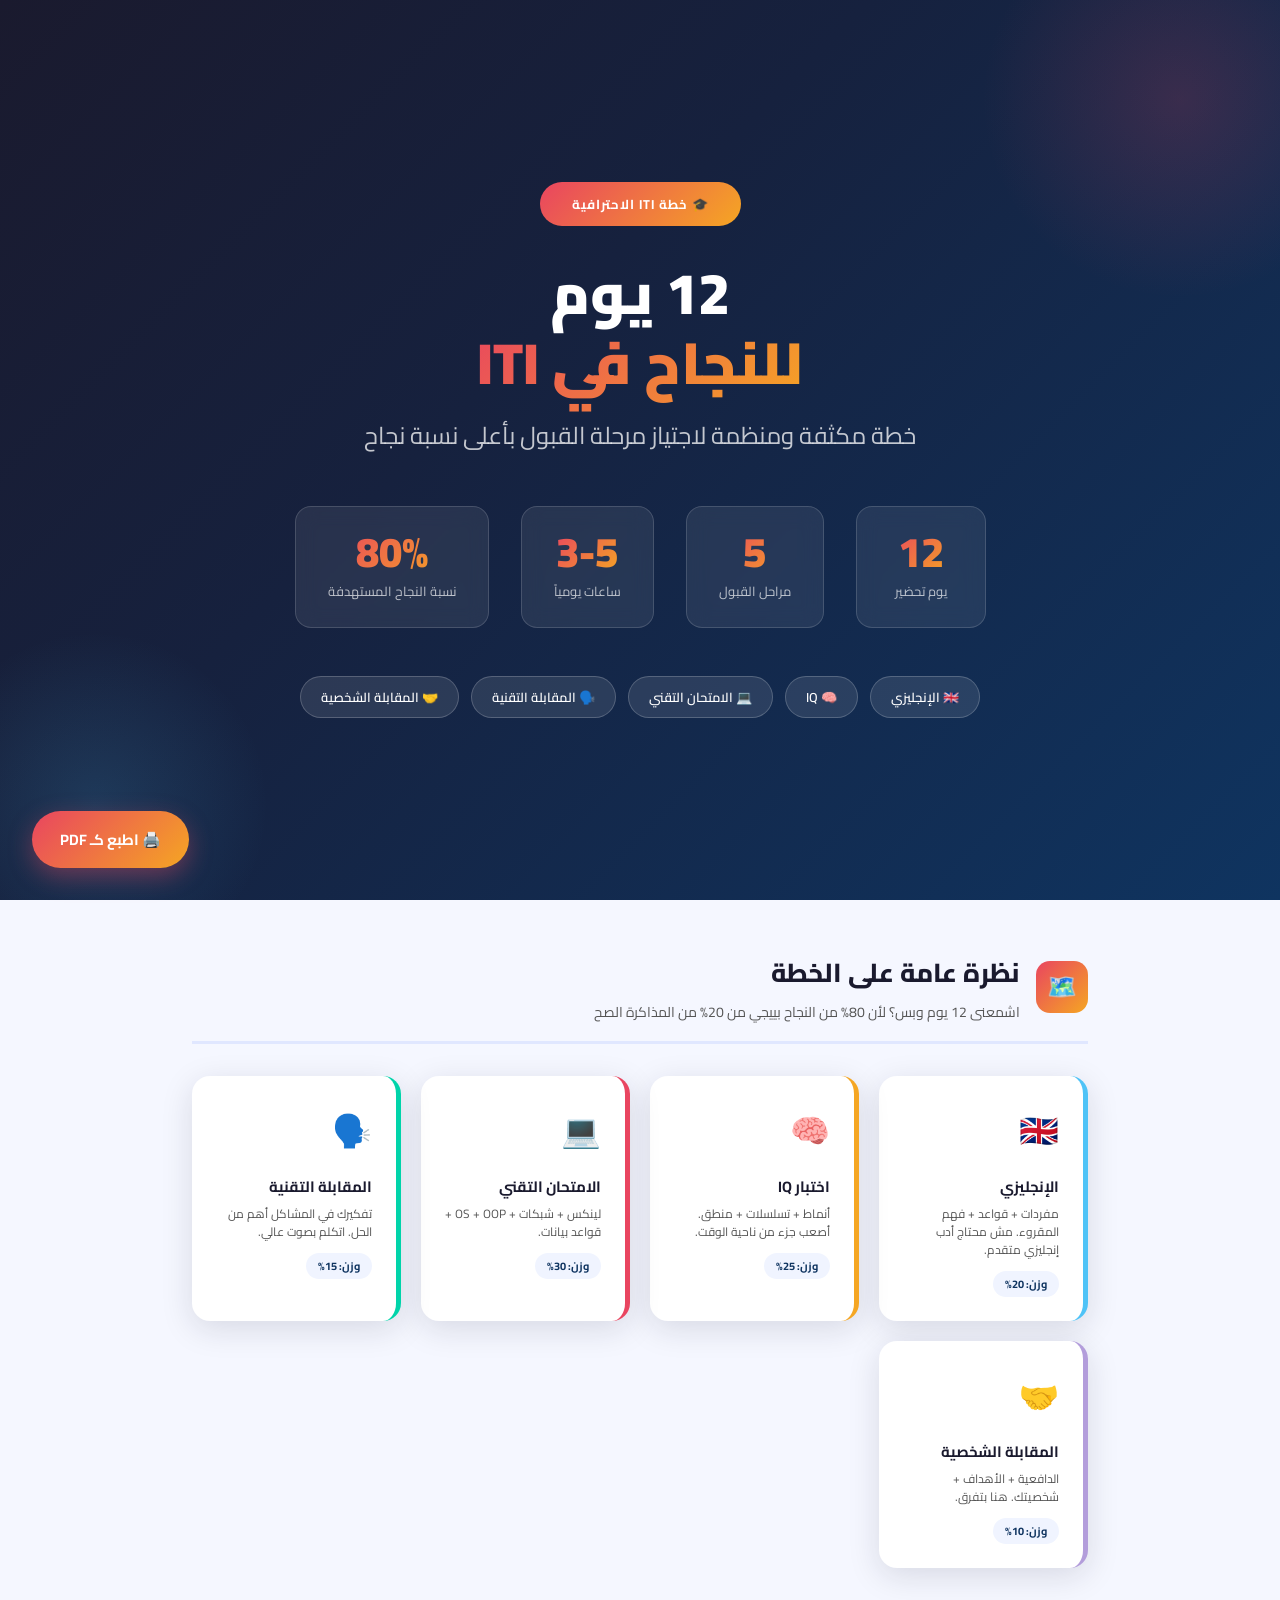
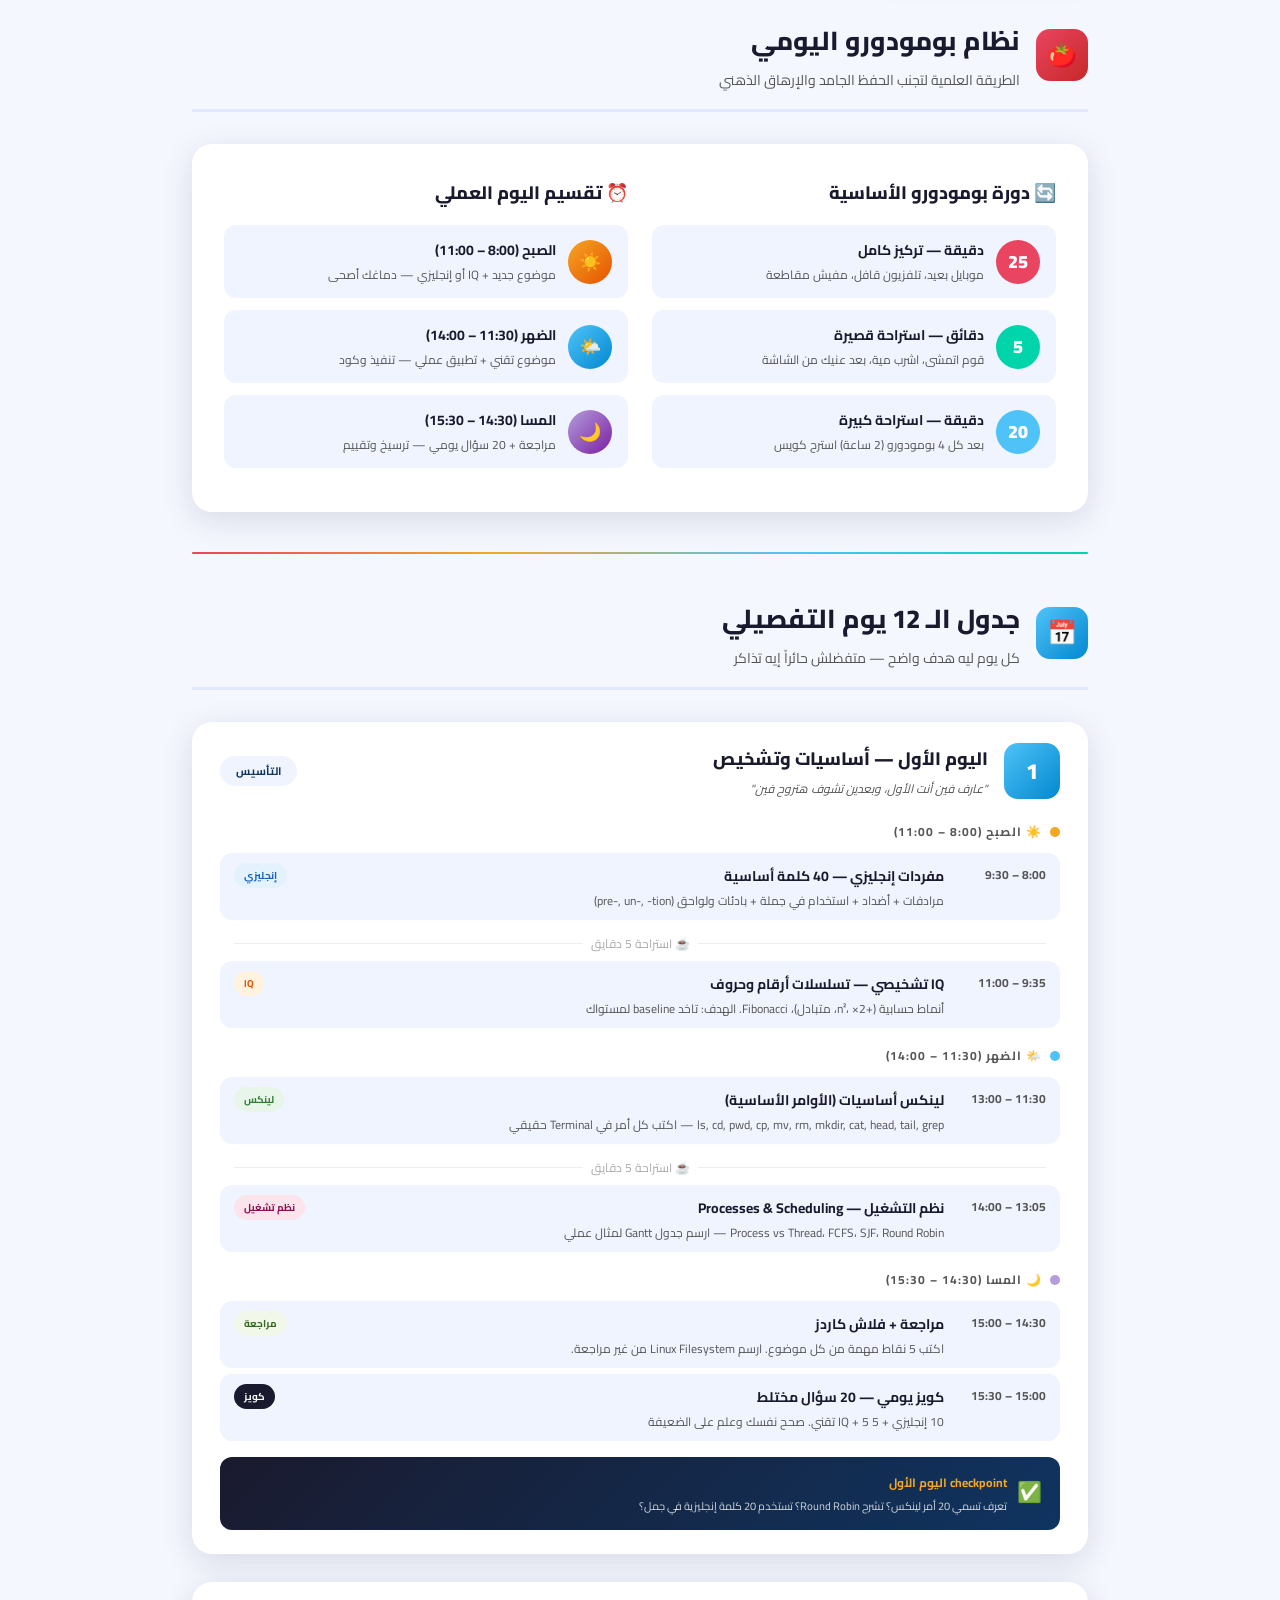
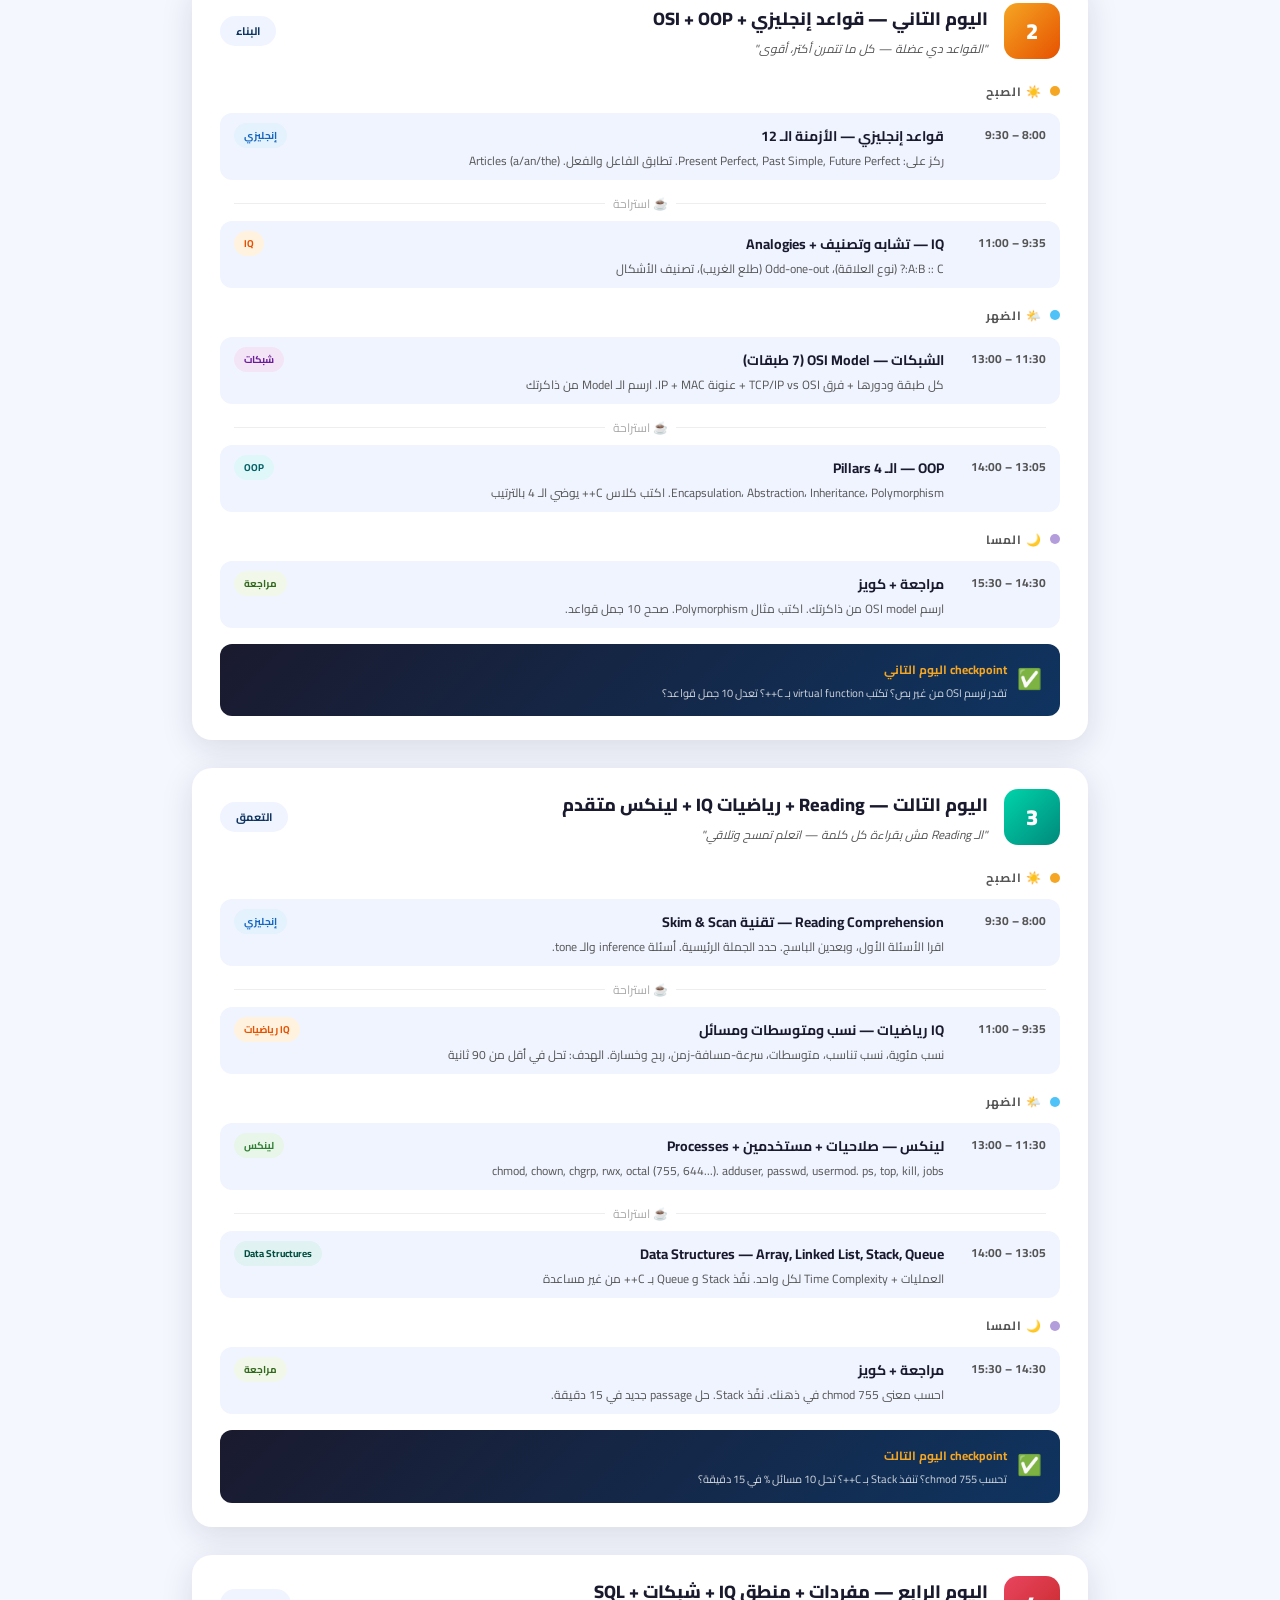
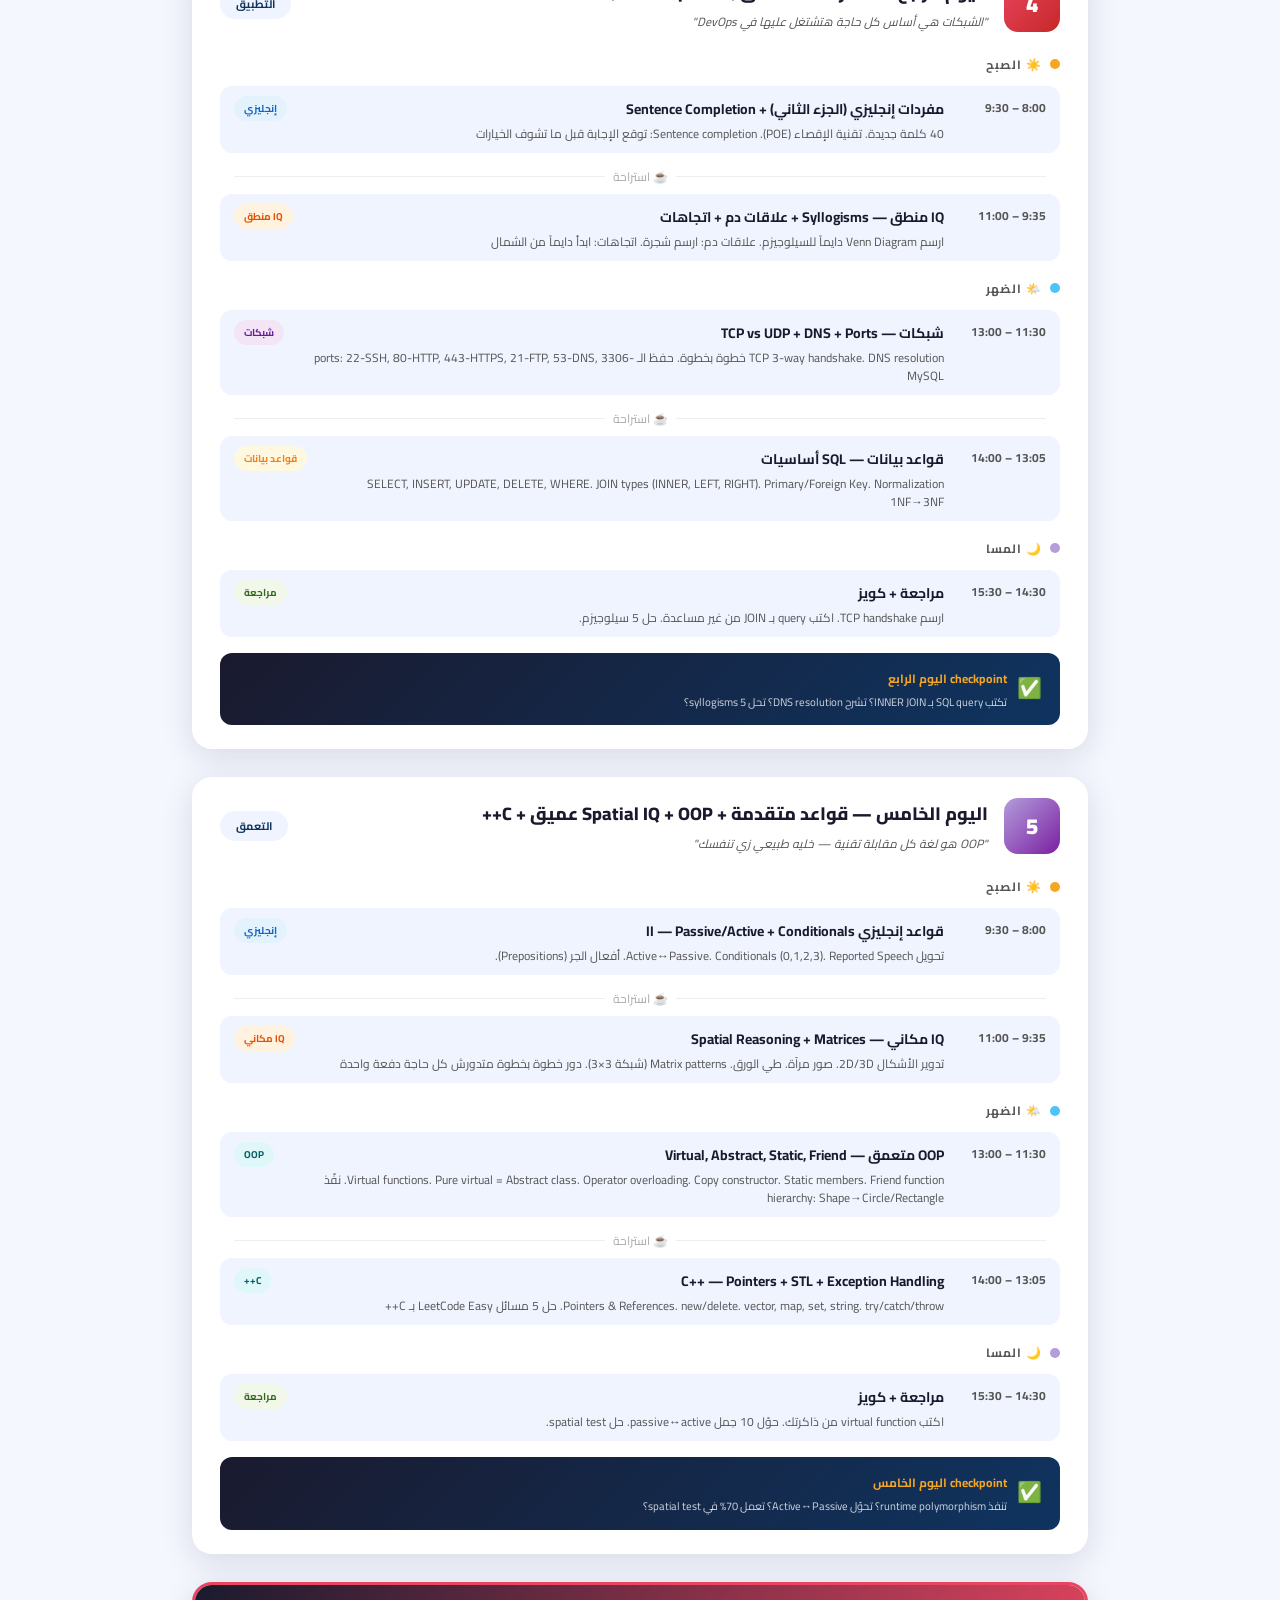
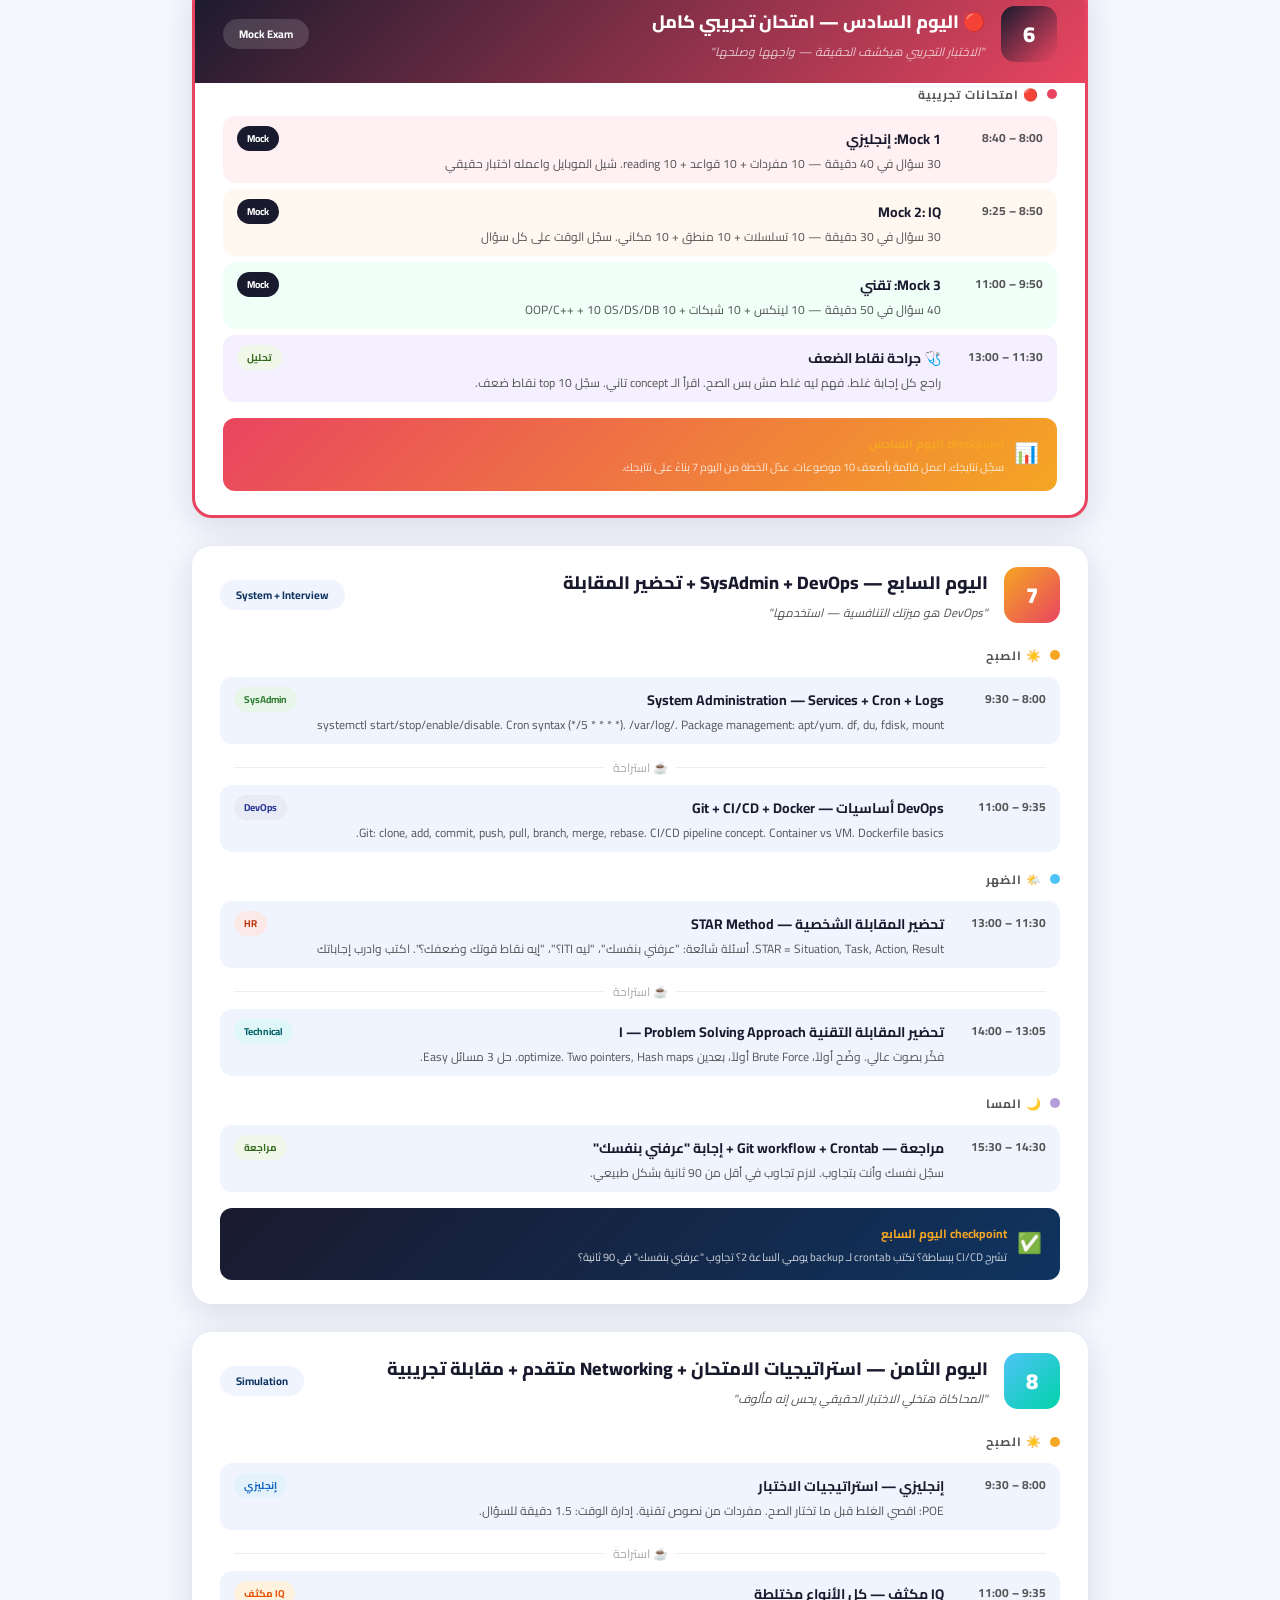
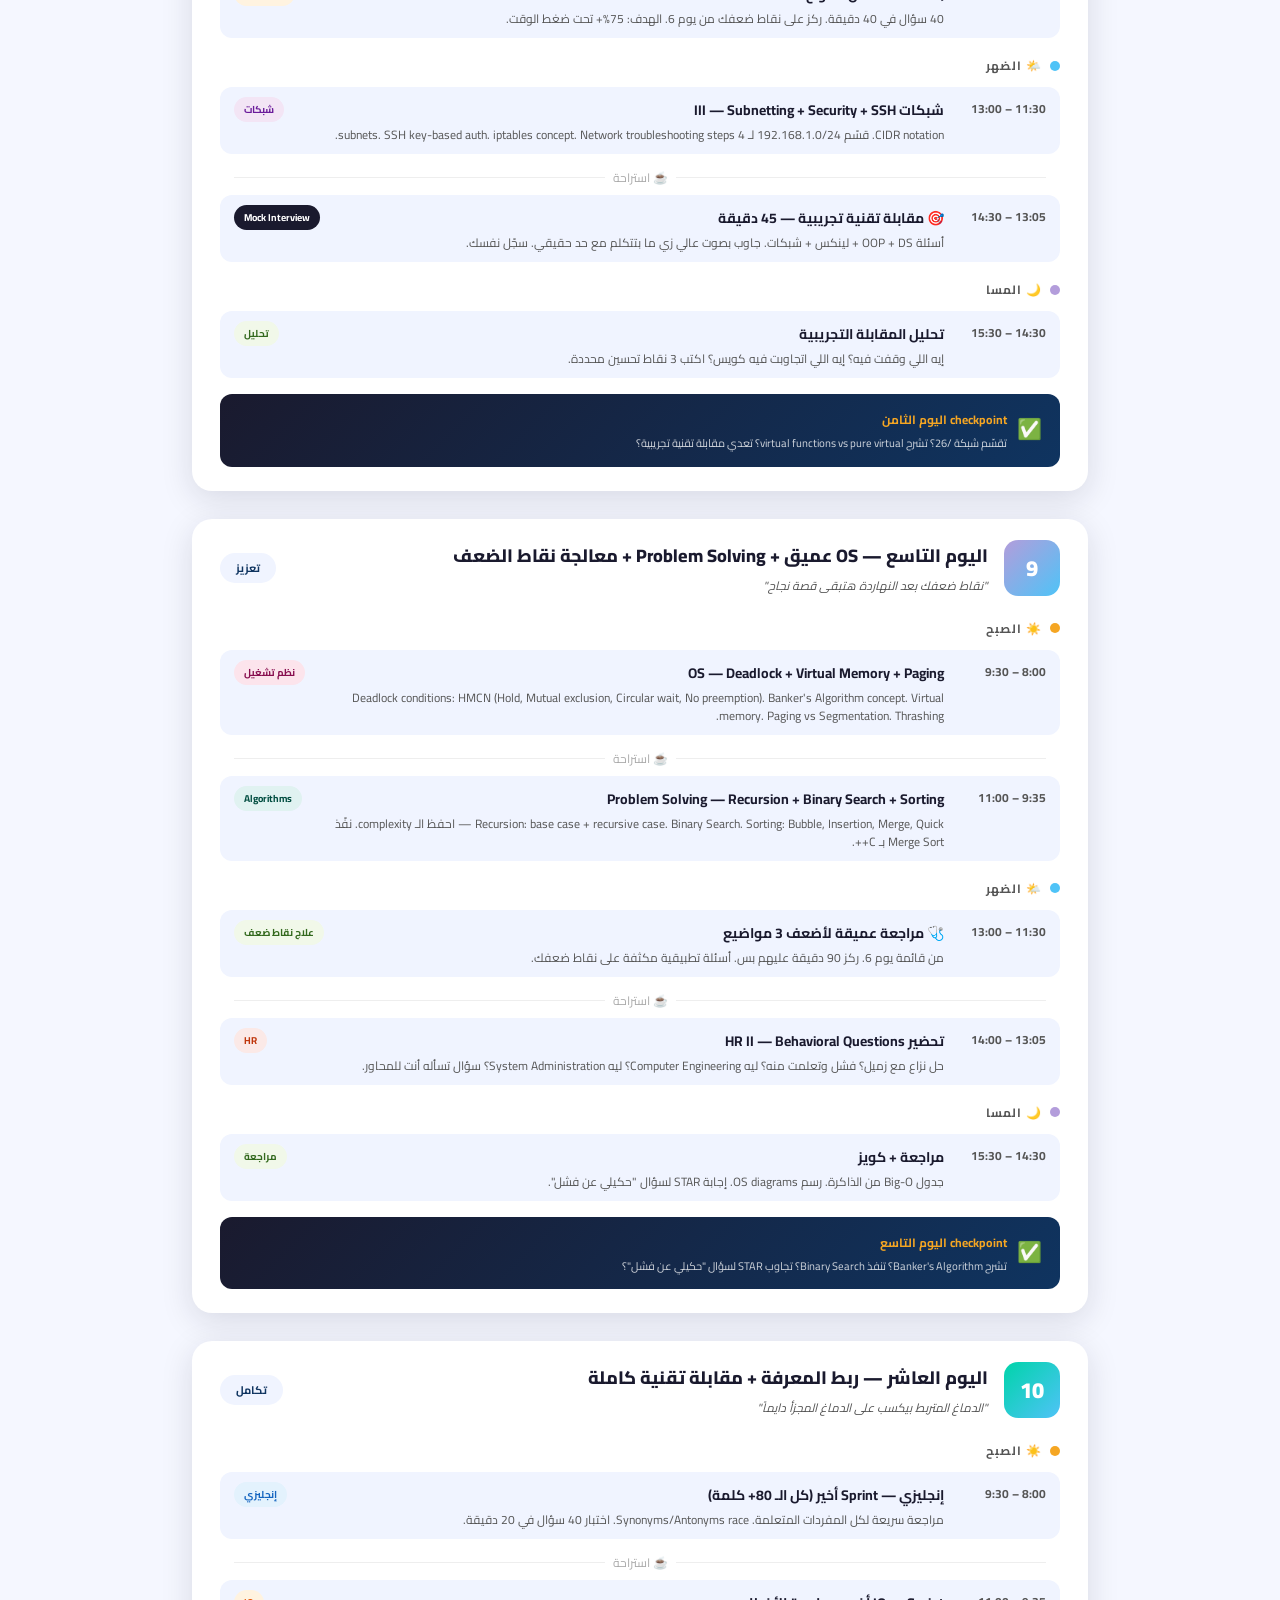
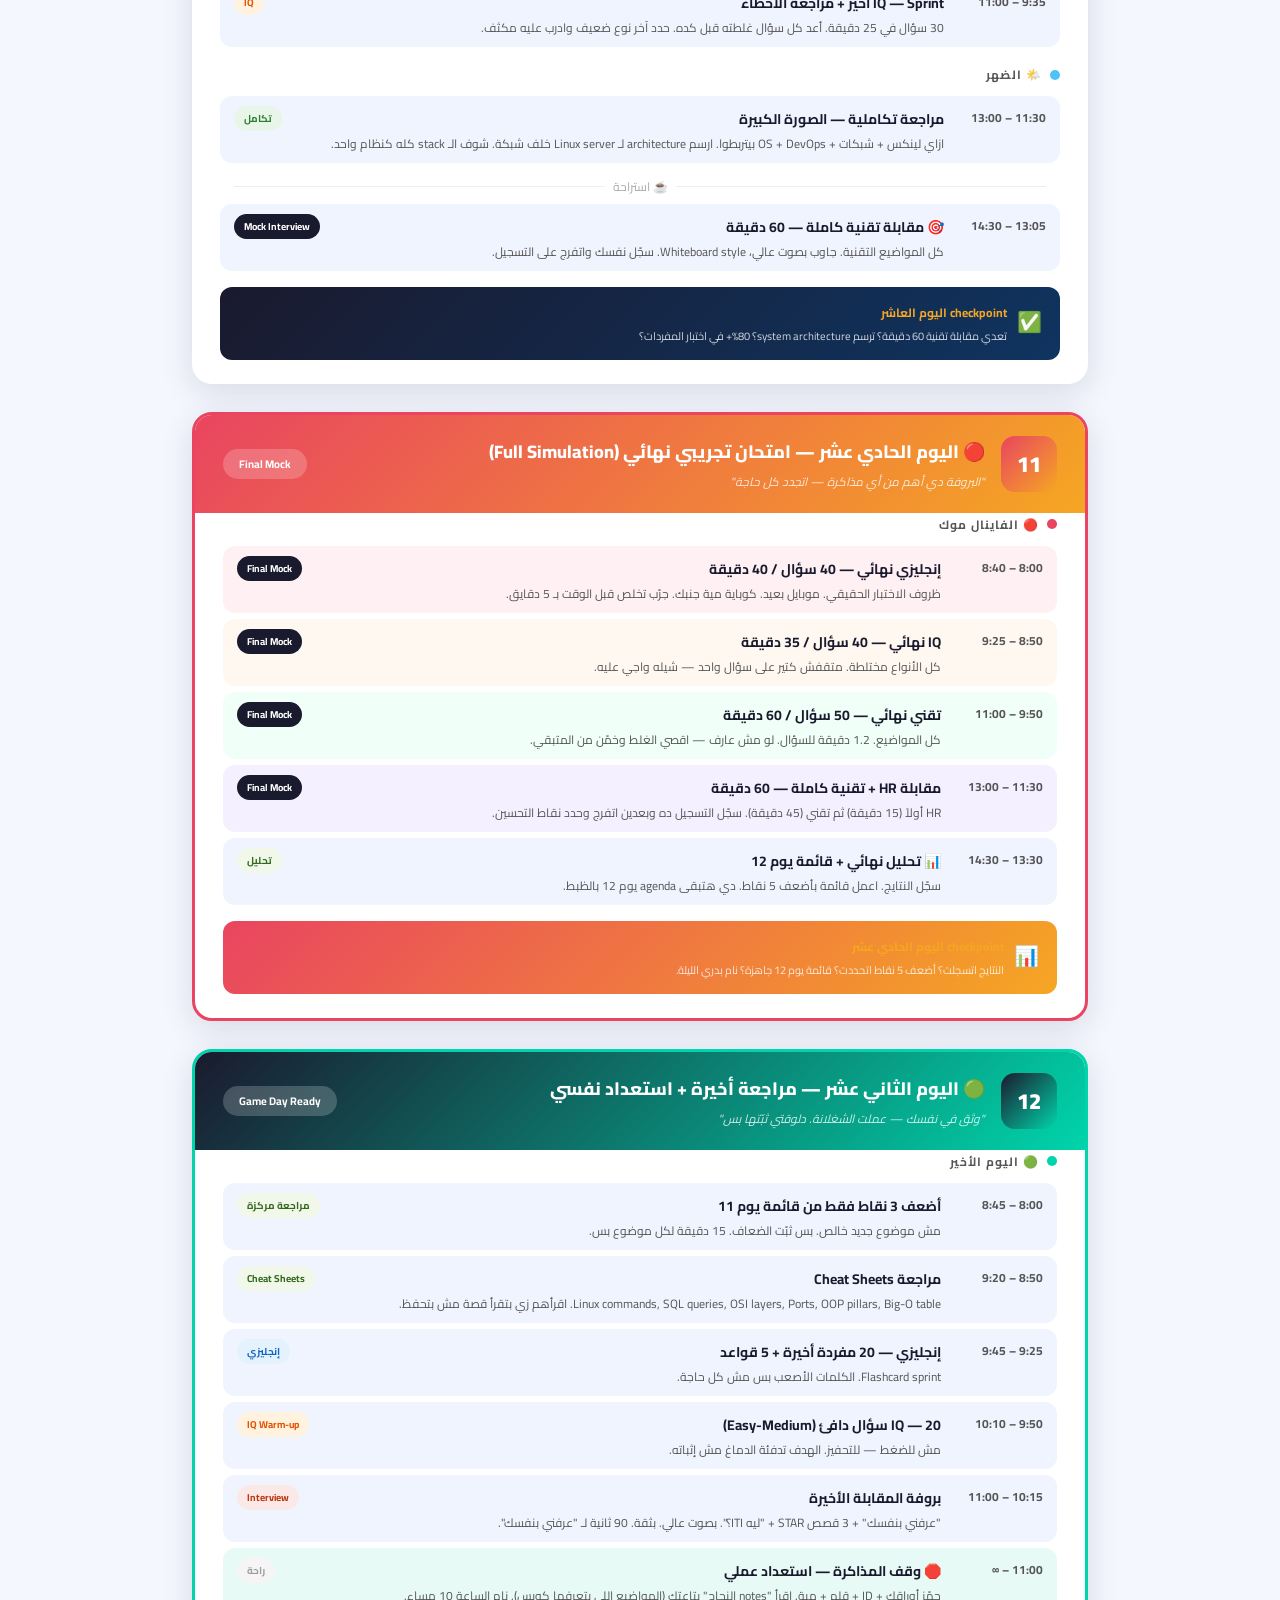
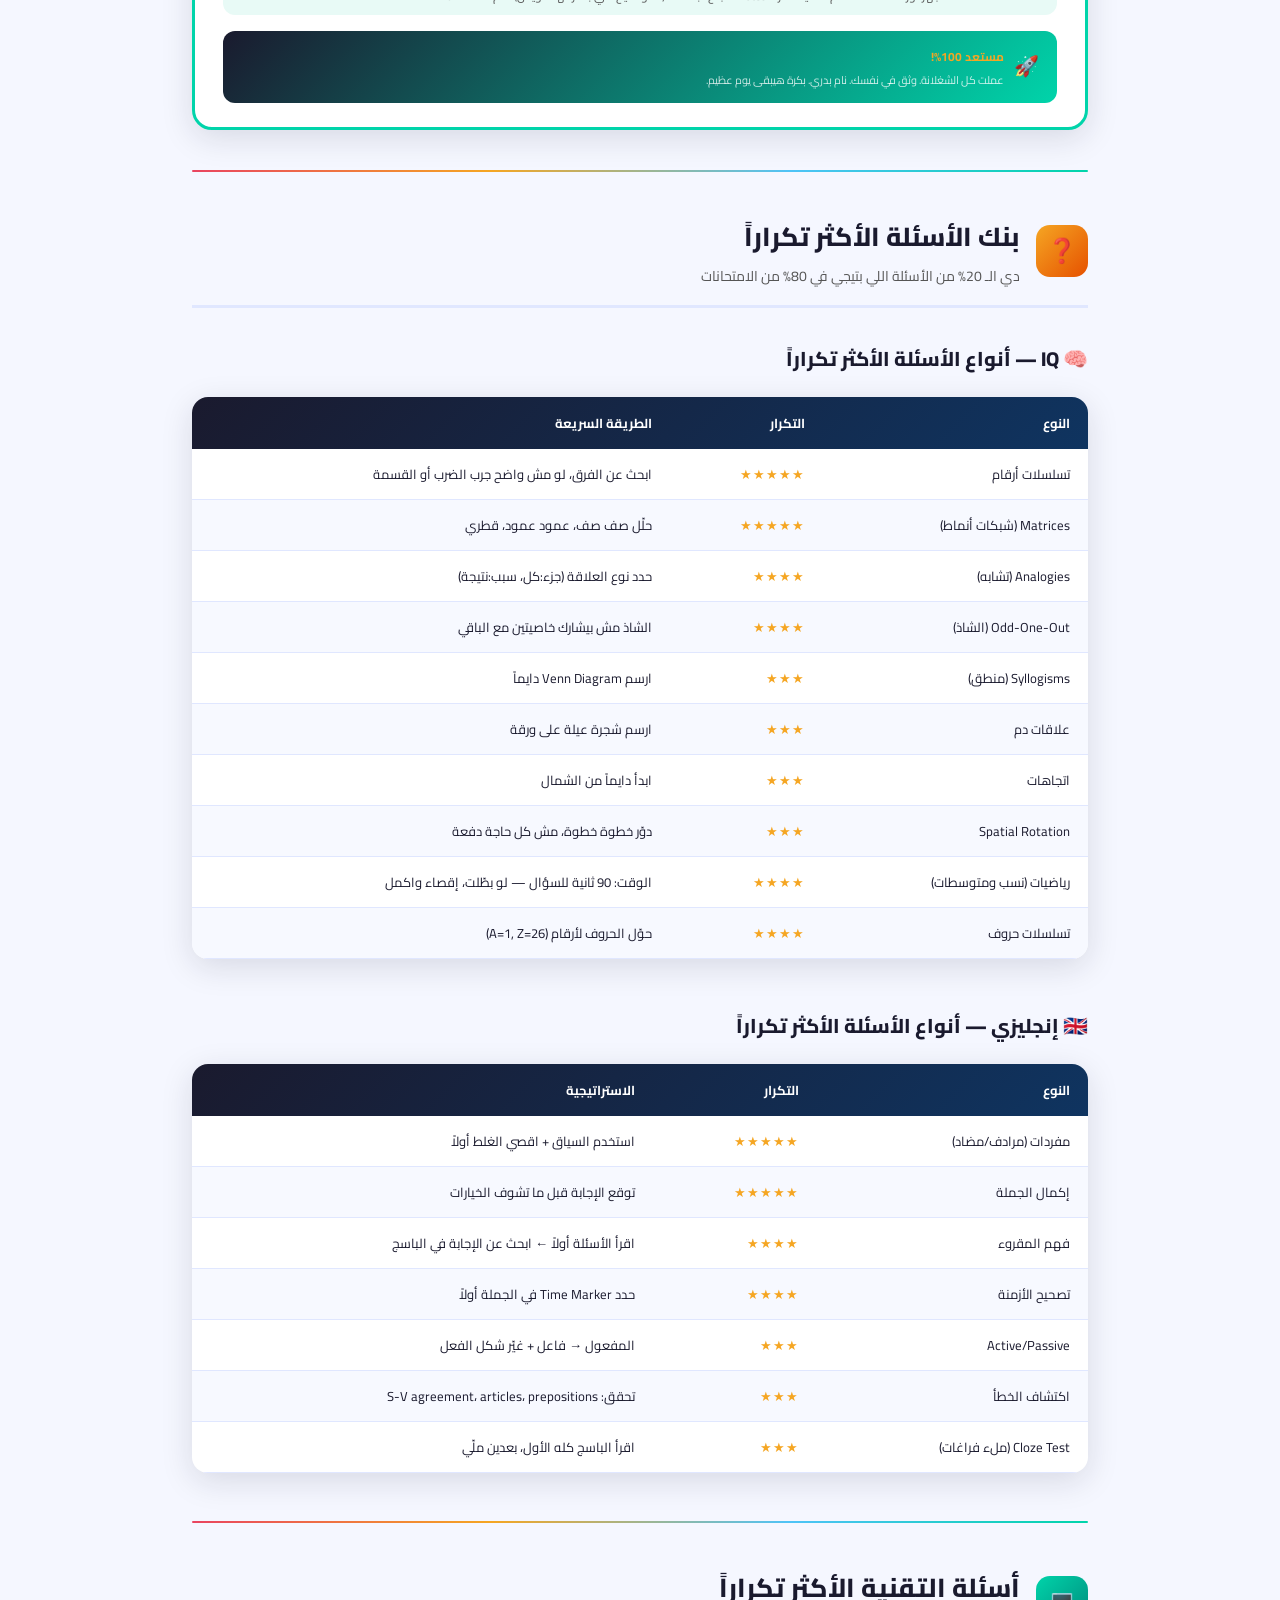
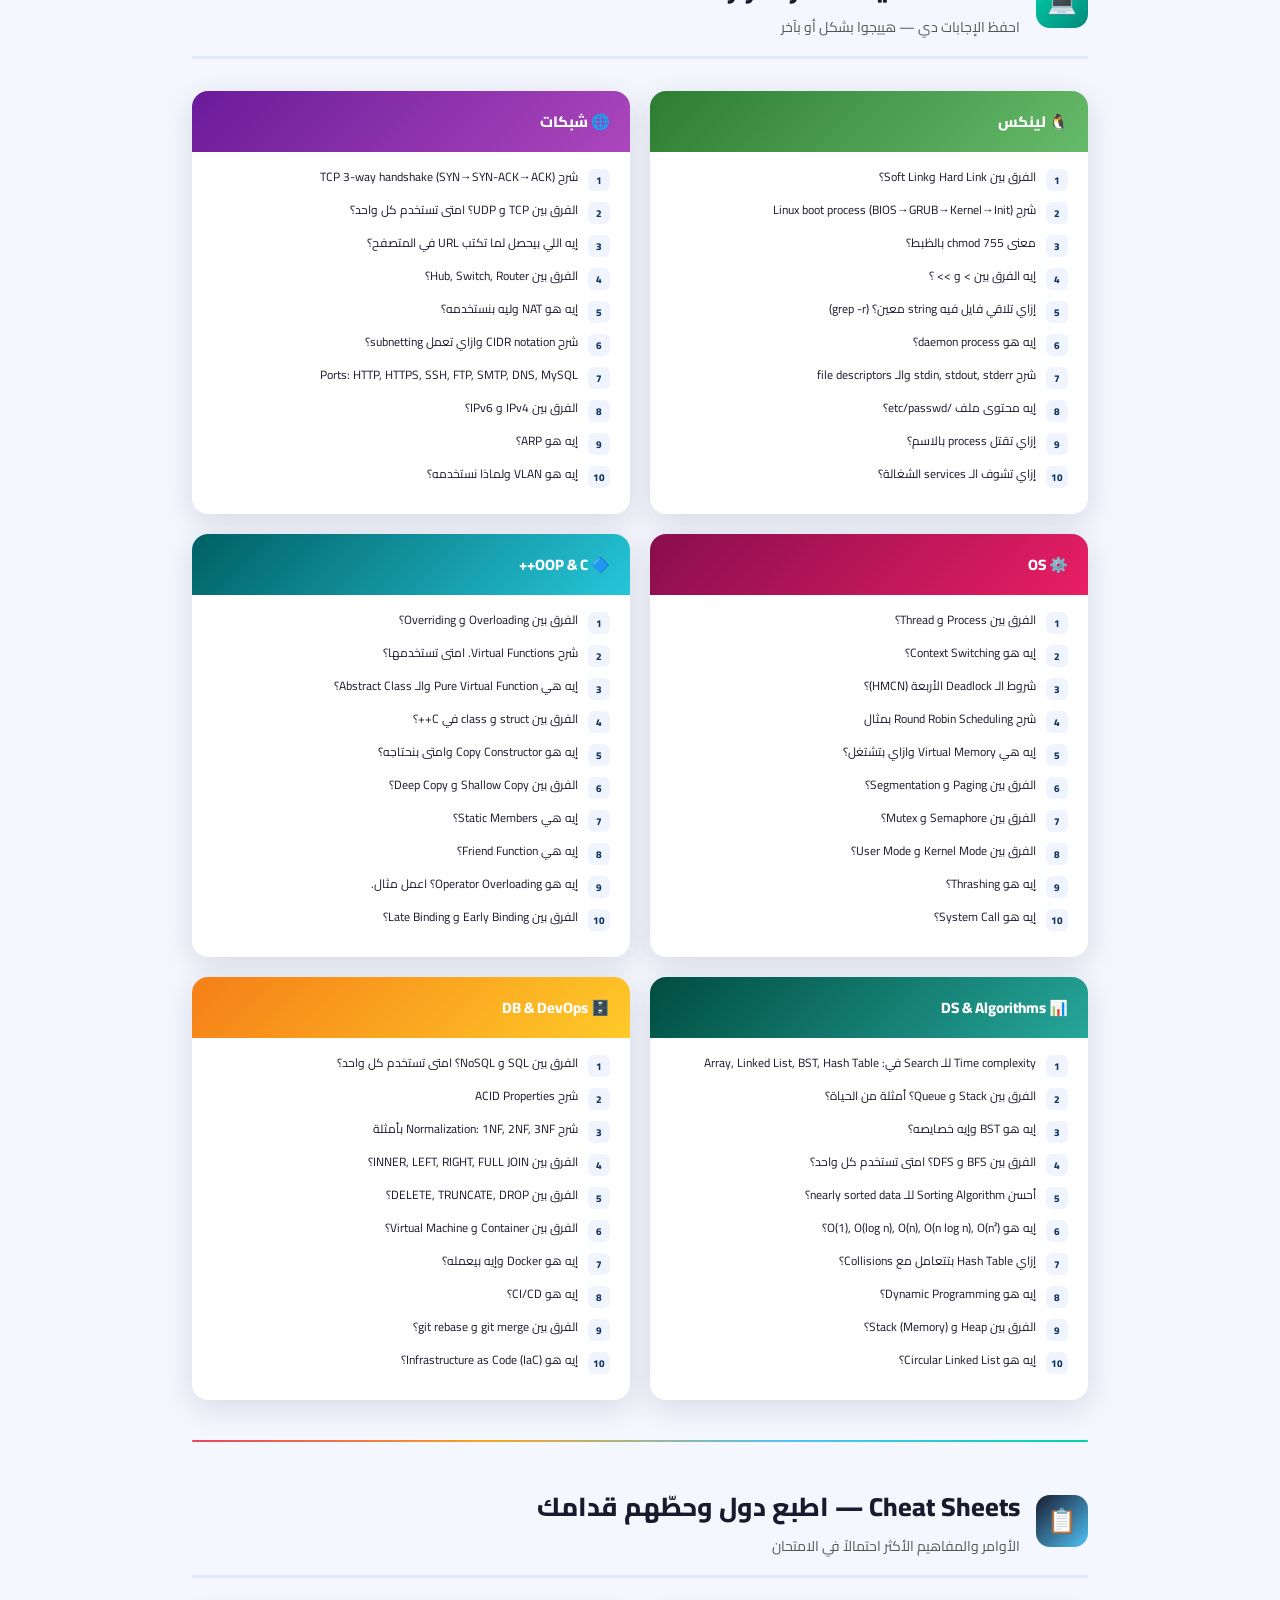
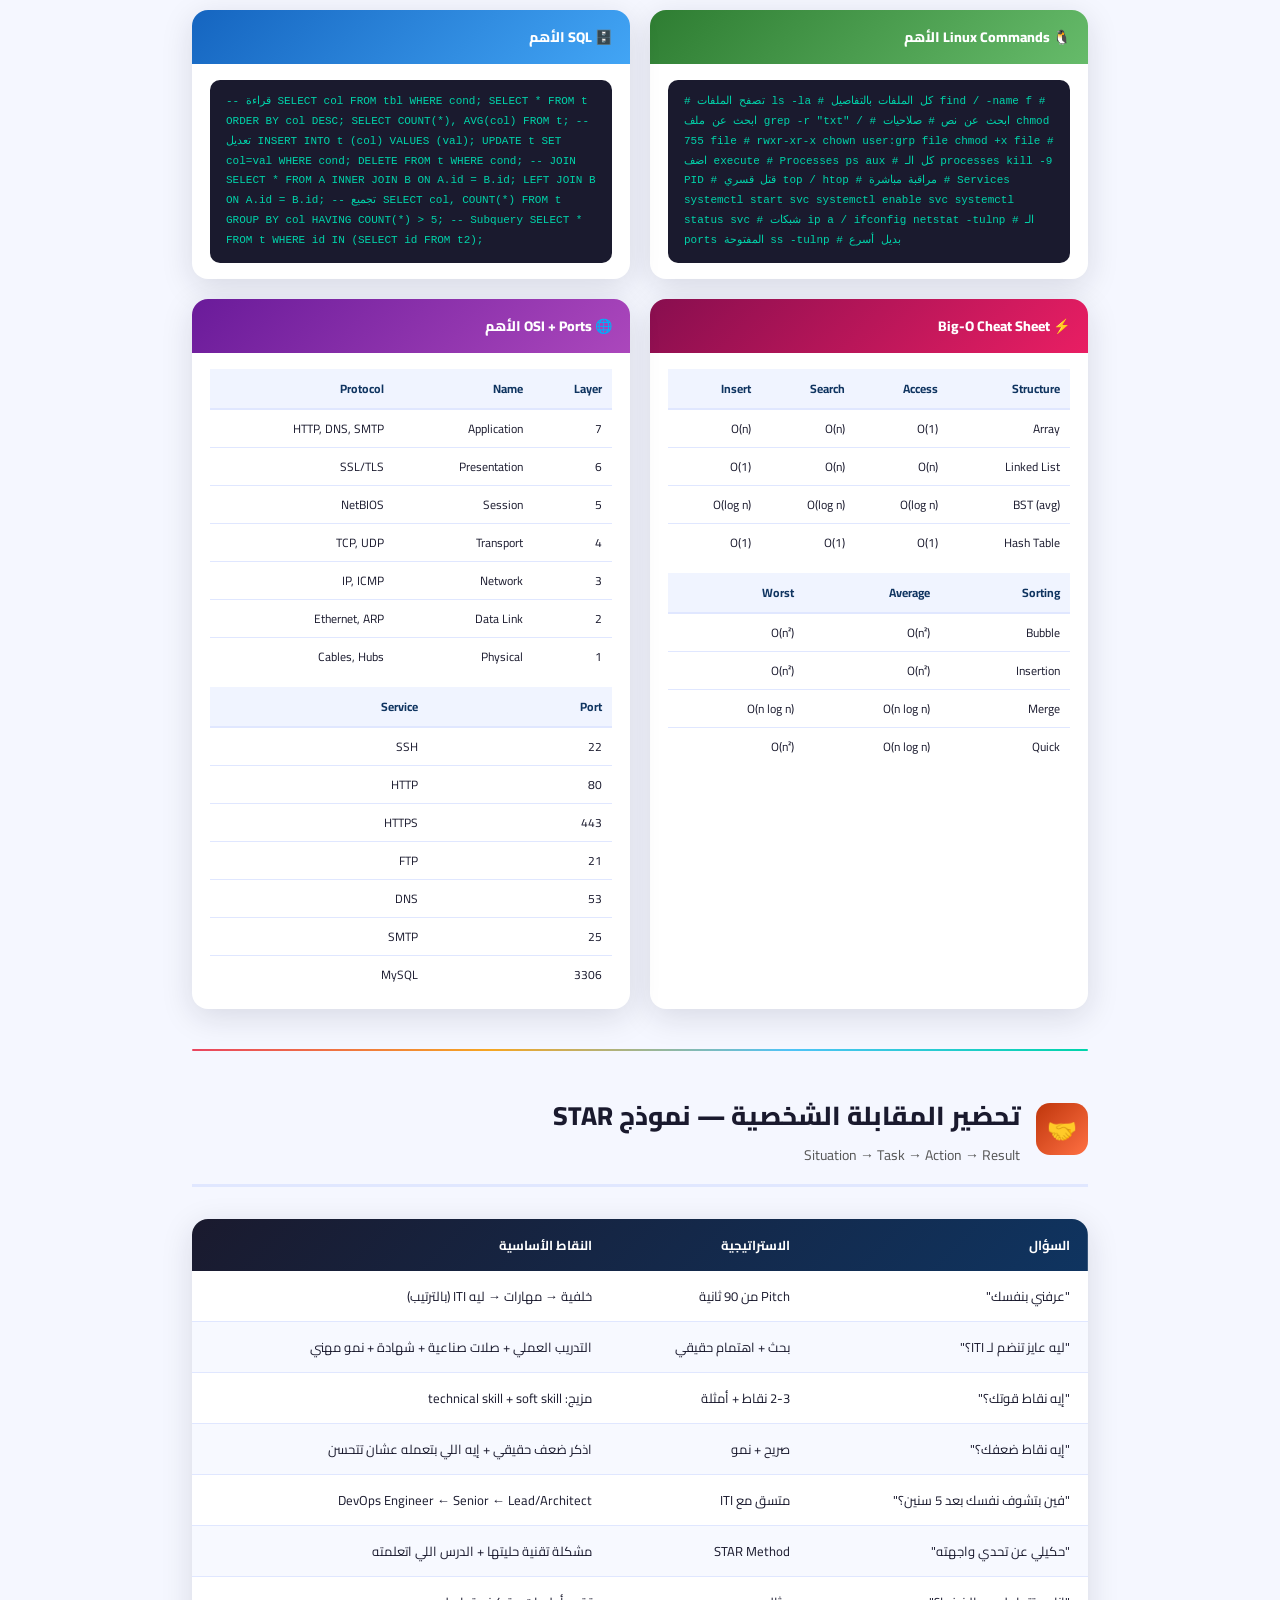
<file: ITI_Plan_Arabic.html>
<!DOCTYPE html>
<html lang="ar" dir="rtl">
<head>
  <meta charset="UTF-8" />
  <meta name="viewport" content="width=device-width, initial-scale=1.0" />
  <title>خطة ITI – 12 يوم للنجاح</title>
  <link href="https://fonts.googleapis.com/css2?family=Cairo:wght@300;400;600;700;900&family=Tajawal:wght@300;400;500;700;800&display=swap" rel="stylesheet" />
  <style>
    :root {
      --primary:    #1a1a2e;
      --secondary:  #16213e;
      --accent:     #0f3460;
      --gold:       #e94560;
      --gold2:      #f5a623;
      --green:      #00d4aa;
      --blue:       #4fc3f7;
      --purple:     #b39ddb;
      --light:      #f0f4ff;
      --white:      #ffffff;
      --text-dark:  #1a1a2e;
      --text-gray:  #555;
      --border:     #e0e7ff;
      --shadow:     0 8px 32px rgba(26,26,46,0.13);
    }

    * { margin: 0; padding: 0; box-sizing: border-box; }

    body {
      font-family: 'Cairo', 'Tajawal', sans-serif;
      background: #f5f7ff;
      color: var(--text-dark);
      direction: rtl;
      font-size: 14px;
    }

    /* ========== COVER PAGE ========== */
    .cover {
      background: linear-gradient(135deg, #1a1a2e 0%, #16213e 40%, #0f3460 100%);
      min-height: 100vh;
      display: flex;
      flex-direction: column;
      align-items: center;
      justify-content: center;
      padding: 60px 40px;
      text-align: center;
      position: relative;
      overflow: hidden;
      page-break-after: always;
    }

    .cover::before {
      content: '';
      position: absolute;
      top: -100px; right: -100px;
      width: 400px; height: 400px;
      background: radial-gradient(circle, rgba(229,69,96,0.18) 0%, transparent 70%);
      border-radius: 50%;
    }
    .cover::after {
      content: '';
      position: absolute;
      bottom: -80px; left: -80px;
      width: 350px; height: 350px;
      background: radial-gradient(circle, rgba(79,195,247,0.15) 0%, transparent 70%);
      border-radius: 50%;
    }

    .cover-badge {
      background: linear-gradient(135deg, #e94560, #f5a623);
      color: white;
      padding: 10px 32px;
      border-radius: 50px;
      font-size: 13px;
      font-weight: 700;
      letter-spacing: 1px;
      margin-bottom: 32px;
      display: inline-block;
    }

    .cover h1 {
      font-size: 58px;
      font-weight: 900;
      color: white;
      line-height: 1.2;
      margin-bottom: 16px;
    }
    .cover h1 span {
      background: linear-gradient(135deg, #e94560, #f5a623);
      -webkit-background-clip: text;
      -webkit-text-fill-color: transparent;
      background-clip: text;
    }

    .cover h2 {
      font-size: 24px;
      color: rgba(255,255,255,0.75);
      font-weight: 400;
      margin-bottom: 48px;
    }

    .cover-stats {
      display: flex;
      gap: 32px;
      justify-content: center;
      flex-wrap: wrap;
      margin-bottom: 48px;
    }

    .stat-box {
      background: rgba(255,255,255,0.08);
      border: 1px solid rgba(255,255,255,0.15);
      border-radius: 16px;
      padding: 24px 32px;
      backdrop-filter: blur(10px);
      min-width: 130px;
    }
    .stat-box .num {
      font-size: 42px;
      font-weight: 900;
      background: linear-gradient(135deg, #e94560, #f5a623);
      -webkit-background-clip: text;
      -webkit-text-fill-color: transparent;
      background-clip: text;
      line-height: 1;
    }
    .stat-box .label {
      color: rgba(255,255,255,0.7);
      font-size: 13px;
      margin-top: 6px;
    }

    .cover-stages {
      display: flex;
      gap: 12px;
      flex-wrap: wrap;
      justify-content: center;
    }
    .stage-pill {
      background: rgba(255,255,255,0.1);
      border: 1px solid rgba(255,255,255,0.2);
      color: white;
      padding: 8px 20px;
      border-radius: 50px;
      font-size: 13px;
      font-weight: 600;
    }

    /* ========== PAGE WRAPPER ========== */
    .page {
      max-width: 960px;
      margin: 0 auto;
      padding: 48px 32px;
    }

    /* ========== SECTION HEADERS ========== */
    .section-header {
      display: flex;
      align-items: center;
      gap: 16px;
      margin-bottom: 32px;
      padding-bottom: 16px;
      border-bottom: 3px solid var(--border);
    }
    .section-header .icon {
      width: 52px; height: 52px;
      border-radius: 14px;
      display: flex; align-items: center; justify-content: center;
      font-size: 24px;
      flex-shrink: 0;
    }
    .section-header h2 {
      font-size: 26px;
      font-weight: 800;
      color: var(--primary);
    }
    .section-header p {
      color: var(--text-gray);
      font-size: 14px;
      margin-top: 2px;
    }

    /* ========== OVERVIEW CARDS ========== */
    .overview-grid {
      display: grid;
      grid-template-columns: repeat(auto-fit, minmax(200px, 1fr));
      gap: 20px;
      margin-bottom: 48px;
    }
    .overview-card {
      background: white;
      border-radius: 18px;
      padding: 24px;
      box-shadow: var(--shadow);
      border-right: 5px solid transparent;
      transition: transform 0.2s;
    }
    .overview-card:hover { transform: translateY(-3px); }
    .overview-card.c1 { border-right-color: #4fc3f7; }
    .overview-card.c2 { border-right-color: #f5a623; }
    .overview-card.c3 { border-right-color: #e94560; }
    .overview-card.c4 { border-right-color: #00d4aa; }
    .overview-card.c5 { border-right-color: #b39ddb; }

    .oc-icon { font-size: 32px; margin-bottom: 12px; }
    .oc-title { font-size: 15px; font-weight: 700; color: var(--primary); margin-bottom: 4px; }
    .oc-sub   { font-size: 12px; color: var(--text-gray); line-height: 1.5; }
    .oc-weight {
      margin-top: 12px;
      display: inline-block;
      background: var(--light);
      padding: 3px 12px;
      border-radius: 50px;
      font-size: 11px;
      font-weight: 700;
      color: var(--accent);
    }

    /* ========== DAILY SCHEDULE ========== */
    .day-card {
      background: white;
      border-radius: 20px;
      box-shadow: var(--shadow);
      margin-bottom: 28px;
      overflow: hidden;
      page-break-inside: avoid;
    }

    .day-header {
      padding: 20px 28px;
      display: flex;
      align-items: center;
      gap: 16px;
    }
    .day-num {
      width: 56px; height: 56px;
      border-radius: 14px;
      display: flex; align-items: center; justify-content: center;
      font-size: 22px; font-weight: 900;
      color: white;
      flex-shrink: 0;
    }
    .day-title { font-size: 18px; font-weight: 800; color: var(--primary); }
    .day-quote { font-size: 12px; color: var(--text-gray); margin-top: 2px; font-style: italic; }
    .day-badge {
      margin-right: auto;
      padding: 5px 16px;
      border-radius: 50px;
      font-size: 11px;
      font-weight: 700;
      background: var(--light);
      color: var(--accent);
    }

    .day-body {
      padding: 0 28px 24px;
    }

    .period {
      margin-bottom: 16px;
    }
    .period-label {
      display: flex;
      align-items: center;
      gap: 8px;
      font-size: 12px;
      font-weight: 700;
      text-transform: uppercase;
      letter-spacing: 1px;
      color: var(--text-gray);
      margin-bottom: 10px;
    }
    .period-label .dot {
      width: 10px; height: 10px;
      border-radius: 50%;
    }

    .task-row {
      display: grid;
      grid-template-columns: 90px 1fr auto;
      gap: 12px;
      align-items: start;
      padding: 10px 14px;
      border-radius: 12px;
      margin-bottom: 6px;
      background: var(--light);
    }
    .task-time {
      font-size: 12px;
      font-weight: 700;
      color: var(--text-gray);
      white-space: nowrap;
    }
    .task-content h4 { font-size: 14px; font-weight: 700; color: var(--primary); margin-bottom: 3px; }
    .task-content p  { font-size: 12px; color: var(--text-gray); line-height: 1.5; }
    .task-tag {
      padding: 3px 10px;
      border-radius: 50px;
      font-size: 10px;
      font-weight: 700;
      white-space: nowrap;
    }

    .tag-english  { background: #e3f2fd; color: #1565c0; }
    .tag-iq       { background: #fff3e0; color: #e65100; }
    .tag-linux    { background: #e8f5e9; color: #2e7d32; }
    .tag-network  { background: #f3e5f5; color: #6a1b9a; }
    .tag-os       { background: #fce4ec; color: #880e4f; }
    .tag-oop      { background: #e0f7fa; color: #006064; }
    .tag-db       { background: #fff8e1; color: #f57f17; }
    .tag-devops   { background: #e8eaf6; color: #283593; }
    .tag-hr       { background: #fbe9e7; color: #bf360c; }
    .tag-mock     { background: #1a1a2e; color: white; }
    .tag-revision { background: #f1f8e9; color: #33691e; }
    .tag-break    { background: #f5f5f5; color: #9e9e9e; }
    .tag-ds       { background: #e0f2f1; color: #004d40; }

    .break-row {
      display: flex; align-items: center; gap: 8px;
      padding: 6px 14px; font-size: 12px; color: #aaa;
    }
    .break-line { flex: 1; height: 1px; background: #eee; }

    .day-checkpoint {
      margin-top: 16px;
      background: linear-gradient(135deg, #1a1a2e, #0f3460);
      border-radius: 12px;
      padding: 14px 18px;
      display: flex;
      align-items: flex-start;
      gap: 10px;
    }
    .day-checkpoint .ck-icon { font-size: 20px; flex-shrink: 0; margin-top: 2px; }
    .day-checkpoint h4 { color: var(--gold2); font-size: 12px; font-weight: 700; margin-bottom: 4px; }
    .day-checkpoint p  { color: rgba(255,255,255,0.8); font-size: 11px; line-height: 1.6; }

    /* ========== COLOR GRADIENTS FOR DAY NUMBERS ========== */
    .g1 { background: linear-gradient(135deg,#4fc3f7,#0288d1); }
    .g2 { background: linear-gradient(135deg,#f5a623,#e65100); }
    .g3 { background: linear-gradient(135deg,#00d4aa,#00897b); }
    .g4 { background: linear-gradient(135deg,#e94560,#c62828); }
    .g5 { background: linear-gradient(135deg,#b39ddb,#7b1fa2); }
    .g6 { background: linear-gradient(135deg,#1a1a2e,#e94560); }
    .g7 { background: linear-gradient(135deg,#f5a623,#e94560); }
    .g8 { background: linear-gradient(135deg,#4fc3f7,#00d4aa); }
    .g9 { background: linear-gradient(135deg,#b39ddb,#4fc3f7); }
    .g10{ background: linear-gradient(135deg,#00d4aa,#4fc3f7); }
    .g11{ background: linear-gradient(135deg,#e94560,#f5a623); }
    .g12{ background: linear-gradient(135deg,#1a1a2e,#00d4aa); }

    /* ========== POMODORO BOX ========== */
    .pomodoro-box {
      background: white;
      border-radius: 20px;
      box-shadow: var(--shadow);
      padding: 32px;
      margin-bottom: 40px;
      display: grid;
      grid-template-columns: 1fr 1fr;
      gap: 24px;
    }
    .pomo-side h3 { font-size: 18px; font-weight: 800; margin-bottom: 16px; color: var(--primary); }
    .pomo-item {
      display: flex; align-items: center; gap: 12px;
      margin-bottom: 12px;
      padding: 12px 16px;
      background: var(--light);
      border-radius: 12px;
    }
    .pomo-circle {
      width: 44px; height: 44px; border-radius: 50%;
      display: flex; align-items: center; justify-content: center;
      font-size: 18px; font-weight: 900; color: white; flex-shrink: 0;
    }
    .pc-red    { background: #e94560; }
    .pc-green  { background: #00d4aa; }
    .pc-blue   { background: #4fc3f7; }
    .pomo-text h4 { font-size: 14px; font-weight: 700; color: var(--primary); }
    .pomo-text p  { font-size: 12px; color: var(--text-gray); }

    /* ========== FREQUENCY TABLE ========== */
    .freq-section { margin-bottom: 48px; }
    .freq-section h3 { font-size: 20px; font-weight: 800; color: var(--primary); margin-bottom: 20px; }

    table.freq-table {
      width: 100%;
      border-collapse: collapse;
      background: white;
      border-radius: 16px;
      overflow: hidden;
      box-shadow: var(--shadow);
    }
    table.freq-table thead tr {
      background: linear-gradient(135deg, #1a1a2e, #0f3460);
      color: white;
    }
    table.freq-table thead th {
      padding: 14px 18px;
      text-align: right;
      font-size: 13px;
      font-weight: 700;
    }
    table.freq-table tbody tr:nth-child(even) { background: #f7f9ff; }
    table.freq-table tbody td {
      padding: 13px 18px;
      font-size: 13px;
      color: var(--text-dark);
      border-bottom: 1px solid var(--border);
      vertical-align: top;
    }

    .stars { color: #f5a623; font-size: 13px; letter-spacing: 1px; }

    /* ========== CHEAT SHEET ========== */
    .cheatsheet-grid {
      display: grid;
      grid-template-columns: 1fr 1fr;
      gap: 20px;
      margin-bottom: 40px;
    }
    .cheat-card {
      background: white;
      border-radius: 16px;
      box-shadow: var(--shadow);
      overflow: hidden;
    }
    .cheat-header {
      padding: 14px 18px;
      font-size: 14px;
      font-weight: 800;
      color: white;
    }
    .cheat-body {
      padding: 16px 18px;
    }
    .cheat-body code {
      display: block;
      background: #1a1a2e;
      color: #00d4aa;
      padding: 12px 16px;
      border-radius: 10px;
      font-size: 11px;
      line-height: 1.8;
      font-family: 'Courier New', monospace;
      direction: ltr;
      text-align: left;
    }
    .cheat-body table {
      width: 100%;
      border-collapse: collapse;
      font-size: 12px;
    }
    .cheat-body table th {
      background: #f0f4ff;
      padding: 8px 10px;
      text-align: right;
      font-weight: 700;
      color: var(--accent);
      border-bottom: 2px solid var(--border);
    }
    .cheat-body table td {
      padding: 7px 10px;
      border-bottom: 1px solid var(--border);
      color: var(--text-dark);
    }
    .cheat-body table tr:last-child td { border-bottom: none; }

    /* ========== TIPS BOX ========== */
    .tips-grid {
      display: grid;
      grid-template-columns: repeat(3, 1fr);
      gap: 16px;
      margin-bottom: 40px;
    }
    .tip-card {
      background: white;
      border-radius: 16px;
      padding: 20px;
      box-shadow: var(--shadow);
      text-align: center;
    }
    .tip-icon { font-size: 32px; margin-bottom: 10px; }
    .tip-title { font-size: 14px; font-weight: 800; color: var(--primary); margin-bottom: 6px; }
    .tip-text  { font-size: 12px; color: var(--text-gray); line-height: 1.6; }

    /* ========== INTERVIEW SECTION ========== */
    .interview-grid {
      display: grid;
      grid-template-columns: 1fr 1fr;
      gap: 20px;
      margin-bottom: 40px;
    }
    .interview-card {
      background: white;
      border-radius: 16px;
      box-shadow: var(--shadow);
      overflow: hidden;
    }
    .interview-card .ic-header {
      padding: 16px 20px;
      color: white;
      font-size: 15px;
      font-weight: 800;
    }
    .interview-card .ic-body { padding: 16px 20px; }
    .q-item {
      display: flex;
      gap: 10px;
      margin-bottom: 10px;
      align-items: flex-start;
    }
    .q-num {
      width: 22px; height: 22px;
      border-radius: 6px;
      background: var(--light);
      color: var(--accent);
      font-size: 10px;
      font-weight: 800;
      display: flex; align-items: center; justify-content: center;
      flex-shrink: 0;
      margin-top: 1px;
    }
    .q-text { font-size: 12px; color: var(--text-dark); line-height: 1.5; }

    /* ========== PROGRESS TRACKER ========== */
    .progress-grid {
      display: grid;
      grid-template-columns: repeat(6, 1fr);
      gap: 12px;
      margin-bottom: 48px;
    }
    .progress-day {
      background: white;
      border-radius: 14px;
      padding: 16px 12px;
      text-align: center;
      box-shadow: var(--shadow);
    }
    .progress-day .pd-num { font-size: 22px; font-weight: 900; color: var(--primary); }
    .progress-day .pd-label { font-size: 10px; color: var(--text-gray); margin-top: 4px; }
    .progress-day .pd-check {
      margin-top: 8px;
      width: 24px; height: 24px;
      border-radius: 50%;
      border: 2px solid var(--border);
      display: flex; align-items: center; justify-content: center;
      margin: 8px auto 0;
      font-size: 12px;
    }

    /* ========== DIVIDER ========== */
    .divider {
      height: 2px;
      background: linear-gradient(90deg, #e94560, #f5a623, #4fc3f7, #00d4aa);
      border-radius: 2px;
      margin: 40px 0;
    }

    /* ========== PAGE BREAK ========== */
    @media print {
      .page-break { page-break-before: always; }
      body { background: white; }
      .cover { min-height: 100vh; }
    }

    /* ========== MENTOR PROTOCOL ========== */
    .mentor-box {
      background: linear-gradient(135deg, #1a1a2e, #0f3460);
      border-radius: 20px;
      padding: 36px;
      color: white;
      margin-bottom: 40px;
      position: relative;
      overflow: hidden;
    }
    .mentor-box::before {
      content: '🎯';
      position: absolute;
      font-size: 120px;
      opacity: 0.05;
      right: 20px; top: -10px;
    }
    .mentor-box h3 { font-size: 22px; font-weight: 800; margin-bottom: 16px; color: var(--gold2); }
    .mentor-box p  { color: rgba(255,255,255,0.85); line-height: 1.8; font-size: 14px; }
    .mentor-template {
      background: rgba(255,255,255,0.08);
      border: 1px solid rgba(255,255,255,0.15);
      border-radius: 12px;
      padding: 20px;
      margin-top: 20px;
      font-size: 13px;
      color: rgba(255,255,255,0.9);
      line-height: 2;
    }

    /* ========== FINAL NOTE ========== */
    .final-note {
      text-align: center;
      padding: 48px 32px;
      background: white;
      border-radius: 20px;
      box-shadow: var(--shadow);
    }
    .final-note .fn-emoji { font-size: 64px; margin-bottom: 16px; }
    .final-note h2 { font-size: 28px; font-weight: 900; color: var(--primary); margin-bottom: 12px; }
    .final-note p  { font-size: 15px; color: var(--text-gray); line-height: 1.8; max-width: 600px; margin: 0 auto; }

    /* print button */
    .print-btn {
      position: fixed;
      bottom: 32px; left: 32px;
      background: linear-gradient(135deg, #e94560, #f5a623);
      color: white;
      border: none;
      padding: 14px 28px;
      border-radius: 50px;
      font-size: 15px;
      font-weight: 700;
      font-family: 'Cairo', sans-serif;
      cursor: pointer;
      box-shadow: 0 8px 24px rgba(229,69,96,0.4);
      z-index: 9999;
      display: flex; align-items: center; gap: 8px;
    }
    .print-btn:hover { transform: translateY(-2px); }
    @media print { .print-btn { display: none; } }
  </style>
</head>
<body>

<!-- ===================== COVER ===================== -->
<div class="cover">
  <div class="cover-badge">🎓 خطة ITI الاحترافية</div>
  <h1>12 يوم<br/><span>للنجاح في ITI</span></h1>
  <h2>خطة مكثفة ومنظمة لاجتياز مرحلة القبول بأعلى نسبة نجاح</h2>

  <div class="cover-stats">
    <div class="stat-box">
      <div class="num">12</div>
      <div class="label">يوم تحضير</div>
    </div>
    <div class="stat-box">
      <div class="num">5</div>
      <div class="label">مراحل القبول</div>
    </div>
    <div class="stat-box">
      <div class="num">3-5</div>
      <div class="label">ساعات يومياً</div>
    </div>
    <div class="stat-box">
      <div class="num">80%</div>
      <div class="label">نسبة النجاح المستهدفة</div>
    </div>
  </div>

  <div class="cover-stages">
    <div class="stage-pill">🇬🇧 الإنجليزي</div>
    <div class="stage-pill">🧠 IQ</div>
    <div class="stage-pill">💻 الامتحان التقني</div>
    <div class="stage-pill">🗣️ المقابلة التقنية</div>
    <div class="stage-pill">🤝 المقابلة الشخصية</div>
  </div>
</div>

<!-- ===================== PAGE 1: النظرة العامة ===================== -->
<div class="page">

  <div class="section-header">
    <div class="icon" style="background:linear-gradient(135deg,#e94560,#f5a623)">🗺️</div>
    <div>
      <h2>نظرة عامة على الخطة</h2>
      <p>اشمعنى 12 يوم وبس؟ لأن 80% من النجاح بييجي من 20% من المذاكرة الصح</p>
    </div>
  </div>

  <!-- Overview Cards -->
  <div class="overview-grid">
    <div class="overview-card c1">
      <div class="oc-icon">🇬🇧</div>
      <div class="oc-title">الإنجليزي</div>
      <div class="oc-sub">مفردات + قواعد + فهم المقروء. مش محتاج أدب إنجليزي متقدم.</div>
      <div class="oc-weight">وزن: 20%</div>
    </div>
    <div class="overview-card c2">
      <div class="oc-icon">🧠</div>
      <div class="oc-title">اختبار IQ</div>
      <div class="oc-sub">أنماط + تسلسلات + منطق. أصعب جزء من ناحية الوقت.</div>
      <div class="oc-weight">وزن: 25%</div>
    </div>
    <div class="overview-card c3">
      <div class="oc-icon">💻</div>
      <div class="oc-title">الامتحان التقني</div>
      <div class="oc-sub">لينكس + شبكات + OS + OOP + قواعد بيانات.</div>
      <div class="oc-weight">وزن: 30%</div>
    </div>
    <div class="overview-card c4">
      <div class="oc-icon">🗣️</div>
      <div class="oc-title">المقابلة التقنية</div>
      <div class="oc-sub">تفكيرك في المشاكل أهم من الحل. اتكلم بصوت عالي.</div>
      <div class="oc-weight">وزن: 15%</div>
    </div>
    <div class="overview-card c5">
      <div class="oc-icon">🤝</div>
      <div class="oc-title">المقابلة الشخصية</div>
      <div class="oc-sub">الدافعية + الأهداف + شخصيتك. هنا بتفرق.</div>
      <div class="oc-weight">وزن: 10%</div>
    </div>
  </div>

  <!-- Pomodoro -->
  <div class="section-header">
    <div class="icon" style="background:linear-gradient(135deg,#e94560,#c62828)">🍅</div>
    <div>
      <h2>نظام بومودورو اليومي</h2>
      <p>الطريقة العلمية لتجنب الحفظ الجامد والإرهاق الذهني</p>
    </div>
  </div>

  <div class="pomodoro-box">
    <div class="pomo-side">
      <h3>🔄 دورة بومودورو الأساسية</h3>
      <div class="pomo-item">
        <div class="pomo-circle pc-red">25</div>
        <div class="pomo-text">
          <h4>دقيقة — تركيز كامل</h4>
          <p>موبايل بعيد، تلفزيون قافل، مفيش مقاطعة</p>
        </div>
      </div>
      <div class="pomo-item">
        <div class="pomo-circle pc-green">5</div>
        <div class="pomo-text">
          <h4>دقائق — استراحة قصيرة</h4>
          <p>قوم اتمشى، اشرب مية، بعد عنيك من الشاشة</p>
        </div>
      </div>
      <div class="pomo-item">
        <div class="pomo-circle pc-blue">20</div>
        <div class="pomo-text">
          <h4>دقيقة — استراحة كبيرة</h4>
          <p>بعد كل 4 بومودورو (2 ساعة) استرح كويس</p>
        </div>
      </div>
    </div>
    <div class="pomo-side">
      <h3>⏰ تقسيم اليوم العملي</h3>
      <div class="pomo-item">
        <div class="pomo-circle" style="background:linear-gradient(135deg,#f5a623,#e65100)">☀️</div>
        <div class="pomo-text">
          <h4>الصبح (8:00 – 11:00)</h4>
          <p>موضوع جديد + IQ أو إنجليزي — دماغك أصحى</p>
        </div>
      </div>
      <div class="pomo-item">
        <div class="pomo-circle" style="background:linear-gradient(135deg,#4fc3f7,#0288d1)">🌤️</div>
        <div class="pomo-text">
          <h4>الضهر (11:30 – 14:00)</h4>
          <p>موضوع تقني + تطبيق عملي — تنفيذ وكود</p>
        </div>
      </div>
      <div class="pomo-item">
        <div class="pomo-circle" style="background:linear-gradient(135deg,#b39ddb,#7b1fa2)">🌙</div>
        <div class="pomo-text">
          <h4>المسا (14:30 – 15:30)</h4>
          <p>مراجعة + 20 سؤال يومي — ترسيخ وتقييم</p>
        </div>
      </div>
    </div>
  </div>

  <div class="divider"></div>

  <!-- ====== 12-DAY SCHEDULE ====== -->
  <div class="section-header">
    <div class="icon" style="background:linear-gradient(135deg,#4fc3f7,#0288d1)">📅</div>
    <div>
      <h2>جدول الـ 12 يوم التفصيلي</h2>
      <p>كل يوم ليه هدف واضح — متفضلش حائراً إيه تذاكر</p>
    </div>
  </div>

  <!-- DAY 1 -->
  <div class="day-card">
    <div class="day-header">
      <div class="day-num g1">1</div>
      <div>
        <div class="day-title">اليوم الأول — أساسيات وتشخيص</div>
        <div class="day-quote">"عارف فين أنت الأول، وبعدين تشوف هتروح فين"</div>
      </div>
      <div class="day-badge">التأسيس</div>
    </div>
    <div class="day-body">
      <div class="period">
        <div class="period-label"><div class="dot" style="background:#f5a623"></div>☀️ الصبح (8:00 – 11:00)</div>
        <div class="task-row">
          <div class="task-time">8:00 – 9:30</div>
          <div class="task-content"><h4>مفردات إنجليزي — 40 كلمة أساسية</h4><p>مرادفات + أضداد + استخدام في جملة + بادئات ولواحق (pre-, un-, -tion)</p></div>
          <div class="task-tag tag-english">إنجليزي</div>
        </div>
        <div class="break-row"><div class="break-line"></div>☕ استراحة 5 دقايق<div class="break-line"></div></div>
        <div class="task-row">
          <div class="task-time">9:35 – 11:00</div>
          <div class="task-content"><h4>IQ تشخيصي — تسلسلات أرقام وحروف</h4><p>أنماط حسابية (+n²، ×2، متبادل)، Fibonacci. الهدف: تاخد baseline لمستواك</p></div>
          <div class="task-tag tag-iq">IQ</div>
        </div>
      </div>
      <div class="period">
        <div class="period-label"><div class="dot" style="background:#4fc3f7"></div>🌤️ الضهر (11:30 – 14:00)</div>
        <div class="task-row">
          <div class="task-time">11:30 – 13:00</div>
          <div class="task-content"><h4>لينكس أساسيات (الأوامر الأساسية)</h4><p>ls, cd, pwd, cp, mv, rm, mkdir, cat, head, tail, grep — اكتب كل أمر في Terminal حقيقي</p></div>
          <div class="task-tag tag-linux">لينكس</div>
        </div>
        <div class="break-row"><div class="break-line"></div>☕ استراحة 5 دقايق<div class="break-line"></div></div>
        <div class="task-row">
          <div class="task-time">13:05 – 14:00</div>
          <div class="task-content"><h4>نظم التشغيل — Processes & Scheduling</h4><p>Process vs Thread، FCFS، SJF، Round Robin — ارسم جدول Gantt لمثال عملي</p></div>
          <div class="task-tag tag-os">نظم تشغيل</div>
        </div>
      </div>
      <div class="period">
        <div class="period-label"><div class="dot" style="background:#b39ddb"></div>🌙 المسا (14:30 – 15:30)</div>
        <div class="task-row">
          <div class="task-time">14:30 – 15:00</div>
          <div class="task-content"><h4>مراجعة + فلاش كاردز</h4><p>اكتب 5 نقاط مهمة من كل موضوع. ارسم Linux Filesystem من غير مراجعة.</p></div>
          <div class="task-tag tag-revision">مراجعة</div>
        </div>
        <div class="task-row">
          <div class="task-time">15:00 – 15:30</div>
          <div class="task-content"><h4>كويز يومي — 20 سؤال مختلط</h4><p>10 إنجليزي + 5 IQ + 5 تقني. صحح نفسك وعلم على الضعيفة</p></div>
          <div class="task-tag tag-mock">كويز</div>
        </div>
      </div>
      <div class="day-checkpoint">
        <div class="ck-icon">✅</div>
        <div><h4>checkpoint اليوم الأول</h4><p>تعرف تسمي 20 أمر لينكس؟ تشرح Round Robin؟ تستخدم 20 كلمة إنجليزية في جمل؟</p></div>
      </div>
    </div>
  </div>

  <!-- DAY 2 -->
  <div class="day-card">
    <div class="day-header">
      <div class="day-num g2">2</div>
      <div>
        <div class="day-title">اليوم التاني — قواعد إنجليزي + OSI + OOP</div>
        <div class="day-quote">"القواعد دي عضلة — كل ما تتمرن أكتر، أقوى"</div>
      </div>
      <div class="day-badge">البناء</div>
    </div>
    <div class="day-body">
      <div class="period">
        <div class="period-label"><div class="dot" style="background:#f5a623"></div>☀️ الصبح</div>
        <div class="task-row">
          <div class="task-time">8:00 – 9:30</div>
          <div class="task-content"><h4>قواعد إنجليزي — الأزمنة الـ 12</h4><p>ركز على: Present Perfect, Past Simple, Future Perfect. تطابق الفاعل والفعل. Articles (a/an/the)</p></div>
          <div class="task-tag tag-english">إنجليزي</div>
        </div>
        <div class="break-row"><div class="break-line"></div>☕ استراحة<div class="break-line"></div></div>
        <div class="task-row">
          <div class="task-time">9:35 – 11:00</div>
          <div class="task-content"><h4>IQ — تشابه وتصنيف + Analogies</h4><p>A:B :: C:? (نوع العلاقة)، Odd-one-out (طلع الغريب)، تصنيف الأشكال</p></div>
          <div class="task-tag tag-iq">IQ</div>
        </div>
      </div>
      <div class="period">
        <div class="period-label"><div class="dot" style="background:#4fc3f7"></div>🌤️ الضهر</div>
        <div class="task-row">
          <div class="task-time">11:30 – 13:00</div>
          <div class="task-content"><h4>الشبكات — OSI Model (7 طبقات)</h4><p>كل طبقة ودورها + فرق TCP/IP vs OSI + عنونة IP + MAC. ارسم الـ Model من ذاكرتك</p></div>
          <div class="task-tag tag-network">شبكات</div>
        </div>
        <div class="break-row"><div class="break-line"></div>☕ استراحة<div class="break-line"></div></div>
        <div class="task-row">
          <div class="task-time">13:05 – 14:00</div>
          <div class="task-content"><h4>OOP — الـ 4 Pillars</h4><p>Encapsulation، Abstraction، Inheritance، Polymorphism. اكتب كلاس C++ يوضي الـ 4 بالترتيب</p></div>
          <div class="task-tag tag-oop">OOP</div>
        </div>
      </div>
      <div class="period">
        <div class="period-label"><div class="dot" style="background:#b39ddb"></div>🌙 المسا</div>
        <div class="task-row">
          <div class="task-time">14:30 – 15:30</div>
          <div class="task-content"><h4>مراجعة + كويز</h4><p>ارسم OSI model من ذاكرتك. اكتب مثال Polymorphism. صحح 10 جمل قواعد.</p></div>
          <div class="task-tag tag-revision">مراجعة</div>
        </div>
      </div>
      <div class="day-checkpoint">
        <div class="ck-icon">✅</div>
        <div><h4>checkpoint اليوم التاني</h4><p>تقدر ترسم OSI من غير بص؟ تكتب virtual function بـ C++؟ تعدل 10 جمل قواعد؟</p></div>
      </div>
    </div>
  </div>

  <!-- DAY 3 -->
  <div class="day-card">
    <div class="day-header">
      <div class="day-num g3">3</div>
      <div>
        <div class="day-title">اليوم التالت — Reading + رياضيات IQ + لينكس متقدم</div>
        <div class="day-quote">"الـ Reading مش بقراءة كل كلمة — اتعلم تمسح وتلاقي"</div>
      </div>
      <div class="day-badge">التعمق</div>
    </div>
    <div class="day-body">
      <div class="period">
        <div class="period-label"><div class="dot" style="background:#f5a623"></div>☀️ الصبح</div>
        <div class="task-row">
          <div class="task-time">8:00 – 9:30</div>
          <div class="task-content"><h4>Reading Comprehension — تقنية Skim & Scan</h4><p>اقرا الأسئلة الأول، وبعدين الباسج. حدد الجملة الرئيسية. أسئلة inference والـ tone.</p></div>
          <div class="task-tag tag-english">إنجليزي</div>
        </div>
        <div class="break-row"><div class="break-line"></div>☕ استراحة<div class="break-line"></div></div>
        <div class="task-row">
          <div class="task-time">9:35 – 11:00</div>
          <div class="task-content"><h4>IQ رياضيات — نسب ومتوسطات ومسائل</h4><p>نسب مئوية، نسب تناسب، متوسطات، سرعة-مسافة-زمن، ربح وخسارة. الهدف: تحل في أقل من 90 ثانية</p></div>
          <div class="task-tag tag-iq">IQ رياضيات</div>
        </div>
      </div>
      <div class="period">
        <div class="period-label"><div class="dot" style="background:#4fc3f7"></div>🌤️ الضهر</div>
        <div class="task-row">
          <div class="task-time">11:30 – 13:00</div>
          <div class="task-content"><h4>لينكس — صلاحيات + مستخدمين + Processes</h4><p>chmod, chown, chgrp, rwx, octal (755, 644...). adduser, passwd, usermod. ps, top, kill, jobs</p></div>
          <div class="task-tag tag-linux">لينكس</div>
        </div>
        <div class="break-row"><div class="break-line"></div>☕ استراحة<div class="break-line"></div></div>
        <div class="task-row">
          <div class="task-time">13:05 – 14:00</div>
          <div class="task-content"><h4>Data Structures — Array, Linked List, Stack, Queue</h4><p>العمليات + Time Complexity لكل واحد. نفّذ Stack و Queue بـ C++ من غير مساعدة</p></div>
          <div class="task-tag tag-ds">Data Structures</div>
        </div>
      </div>
      <div class="period">
        <div class="period-label"><div class="dot" style="background:#b39ddb"></div>🌙 المسا</div>
        <div class="task-row">
          <div class="task-time">14:30 – 15:30</div>
          <div class="task-content"><h4>مراجعة + كويز</h4><p>احسب معنى chmod 755 في ذهنك. نفّذ Stack. حل passage جديد في 15 دقيقة.</p></div>
          <div class="task-tag tag-revision">مراجعة</div>
        </div>
      </div>
      <div class="day-checkpoint">
        <div class="ck-icon">✅</div>
        <div><h4>checkpoint اليوم التالت</h4><p>تحسب chmod 755؟ تنفذ Stack بـ C++؟ تحل 10 مسائل % في 15 دقيقة؟</p></div>
      </div>
    </div>
  </div>

  <!-- DAY 4 -->
  <div class="day-card">
    <div class="day-header">
      <div class="day-num g4">4</div>
      <div>
        <div class="day-title">اليوم الرابع — مفردات + منطق IQ + شبكات + SQL</div>
        <div class="day-quote">"الشبكات هي أساس كل حاجة هتشتغل عليها في DevOps"</div>
      </div>
      <div class="day-badge">التطبيق</div>
    </div>
    <div class="day-body">
      <div class="period">
        <div class="period-label"><div class="dot" style="background:#f5a623"></div>☀️ الصبح</div>
        <div class="task-row">
          <div class="task-time">8:00 – 9:30</div>
          <div class="task-content"><h4>مفردات إنجليزي (الجزء الثاني) + Sentence Completion</h4><p>40 كلمة جديدة. تقنية الإقصاء (POE). Sentence completion: توقع الإجابة قبل ما تشوف الخيارات</p></div>
          <div class="task-tag tag-english">إنجليزي</div>
        </div>
        <div class="break-row"><div class="break-line"></div>☕ استراحة<div class="break-line"></div></div>
        <div class="task-row">
          <div class="task-time">9:35 – 11:00</div>
          <div class="task-content"><h4>IQ منطق — Syllogisms + علاقات دم + اتجاهات</h4><p>ارسم Venn Diagram دايماً للسيلوجيزم. علاقات دم: ارسم شجرة. اتجاهات: ابدأ دايماً من الشمال</p></div>
          <div class="task-tag tag-iq">IQ منطق</div>
        </div>
      </div>
      <div class="period">
        <div class="period-label"><div class="dot" style="background:#4fc3f7"></div>🌤️ الضهر</div>
        <div class="task-row">
          <div class="task-time">11:30 – 13:00</div>
          <div class="task-content"><h4>شبكات — TCP vs UDP + DNS + Ports</h4><p>TCP 3-way handshake. DNS resolution خطوة بخطوة. حفظ الـ ports: 22-SSH, 80-HTTP, 443-HTTPS, 21-FTP, 53-DNS, 3306-MySQL</p></div>
          <div class="task-tag tag-network">شبكات</div>
        </div>
        <div class="break-row"><div class="break-line"></div>☕ استراحة<div class="break-line"></div></div>
        <div class="task-row">
          <div class="task-time">13:05 – 14:00</div>
          <div class="task-content"><h4>قواعد بيانات — SQL أساسيات</h4><p>SELECT, INSERT, UPDATE, DELETE, WHERE. JOIN types (INNER, LEFT, RIGHT). Primary/Foreign Key. Normalization 1NF→3NF</p></div>
          <div class="task-tag tag-db">قواعد بيانات</div>
        </div>
      </div>
      <div class="period">
        <div class="period-label"><div class="dot" style="background:#b39ddb"></div>🌙 المسا</div>
        <div class="task-row">
          <div class="task-time">14:30 – 15:30</div>
          <div class="task-content"><h4>مراجعة + كويز</h4><p>ارسم TCP handshake. اكتب query بـ JOIN من غير مساعدة. حل 5 سيلوجيزم.</p></div>
          <div class="task-tag tag-revision">مراجعة</div>
        </div>
      </div>
      <div class="day-checkpoint">
        <div class="ck-icon">✅</div>
        <div><h4>checkpoint اليوم الرابع</h4><p>تكتب SQL query بـ INNER JOIN؟ تشرح DNS resolution؟ تحل 5 syllogisms؟</p></div>
      </div>
    </div>
  </div>

  <!-- DAY 5 -->
  <div class="day-card">
    <div class="day-header">
      <div class="day-num g5">5</div>
      <div>
        <div class="day-title">اليوم الخامس — قواعد متقدمة + Spatial IQ + OOP عميق + C++</div>
        <div class="day-quote">"OOP هو لغة كل مقابلة تقنية — خليه طبيعي زي تنفسك"</div>
      </div>
      <div class="day-badge">التعمق</div>
    </div>
    <div class="day-body">
      <div class="period">
        <div class="period-label"><div class="dot" style="background:#f5a623"></div>☀️ الصبح</div>
        <div class="task-row">
          <div class="task-time">8:00 – 9:30</div>
          <div class="task-content"><h4>قواعد إنجليزي II — Passive/Active + Conditionals</h4><p>تحويل Active↔Passive. Conditionals (0,1,2,3). Reported Speech. أفعال الجر (Prepositions).</p></div>
          <div class="task-tag tag-english">إنجليزي</div>
        </div>
        <div class="break-row"><div class="break-line"></div>☕ استراحة<div class="break-line"></div></div>
        <div class="task-row">
          <div class="task-time">9:35 – 11:00</div>
          <div class="task-content"><h4>IQ مكاني — Spatial Reasoning + Matrices</h4><p>تدوير الأشكال 2D/3D. صور مرآة. طي الورق. Matrix patterns (شبكة 3×3). دور خطوة بخطوة متدورش كل حاجة دفعة واحدة</p></div>
          <div class="task-tag tag-iq">IQ مكاني</div>
        </div>
      </div>
      <div class="period">
        <div class="period-label"><div class="dot" style="background:#4fc3f7"></div>🌤️ الضهر</div>
        <div class="task-row">
          <div class="task-time">11:30 – 13:00</div>
          <div class="task-content"><h4>OOP متعمق — Virtual, Abstract, Static, Friend</h4><p>Virtual functions. Pure virtual = Abstract class. Operator overloading. Copy constructor. Static members. Friend function. نفّذ hierarchy: Shape→Circle/Rectangle</p></div>
          <div class="task-tag tag-oop">OOP</div>
        </div>
        <div class="break-row"><div class="break-line"></div>☕ استراحة<div class="break-line"></div></div>
        <div class="task-row">
          <div class="task-time">13:05 – 14:00</div>
          <div class="task-content"><h4>C++ — Pointers + STL + Exception Handling</h4><p>Pointers & References. new/delete. vector, map, set, string. try/catch/throw. حل 5 مسائل LeetCode Easy بـ C++</p></div>
          <div class="task-tag tag-oop">C++</div>
        </div>
      </div>
      <div class="period">
        <div class="period-label"><div class="dot" style="background:#b39ddb"></div>🌙 المسا</div>
        <div class="task-row">
          <div class="task-time">14:30 – 15:30</div>
          <div class="task-content"><h4>مراجعة + كويز</h4><p>اكتب virtual function من ذاكرتك. حوّل 10 جمل passive↔active. حل spatial test.</p></div>
          <div class="task-tag tag-revision">مراجعة</div>
        </div>
      </div>
      <div class="day-checkpoint">
        <div class="ck-icon">✅</div>
        <div><h4>checkpoint اليوم الخامس</h4><p>تنفذ runtime polymorphism؟ تحوّل Active↔Passive؟ تعمل 70% في spatial test؟</p></div>
      </div>
    </div>
  </div>

  <!-- DAY 6 — MOCK -->
  <div class="day-card" style="border: 3px solid #e94560;">
    <div class="day-header" style="background:linear-gradient(135deg,#1a1a2e,#e94560);">
      <div class="day-num g6">6</div>
      <div>
        <div class="day-title" style="color:white">🔴 اليوم السادس — امتحان تجريبي كامل</div>
        <div class="day-quote" style="color:rgba(255,255,255,0.7)">"الاختبار التجريبي هيكشف الحقيقة — واجهها وصلحها"</div>
      </div>
      <div class="day-badge" style="background:rgba(255,255,255,0.15);color:white">Mock Exam</div>
    </div>
    <div class="day-body">
      <div class="period">
        <div class="period-label"><div class="dot" style="background:#e94560"></div>🔴 امتحانات تجريبية</div>
        <div class="task-row" style="background:#fff0f3">
          <div class="task-time">8:00 – 8:40</div>
          <div class="task-content"><h4>Mock 1: إنجليزي</h4><p>30 سؤال في 40 دقيقة — 10 مفردات + 10 قواعد + 10 reading. شيل الموبايل واعمله اختبار حقيقي</p></div>
          <div class="task-tag tag-mock">Mock</div>
        </div>
        <div class="task-row" style="background:#fff8f0">
          <div class="task-time">8:50 – 9:25</div>
          <div class="task-content"><h4>Mock 2: IQ</h4><p>30 سؤال في 30 دقيقة — 10 تسلسلات + 10 منطق + 10 مكاني. سجّل الوقت على كل سؤال</p></div>
          <div class="task-tag tag-mock">Mock</div>
        </div>
        <div class="task-row" style="background:#f0fff8">
          <div class="task-time">9:50 – 11:00</div>
          <div class="task-content"><h4>Mock 3: تقني</h4><p>40 سؤال في 50 دقيقة — 10 لينكس + 10 شبكات + 10 OOP/C++ + 10 OS/DS/DB</p></div>
          <div class="task-tag tag-mock">Mock</div>
        </div>
        <div class="task-row" style="background:#f5f0ff">
          <div class="task-time">11:30 – 13:00</div>
          <div class="task-content"><h4>🩺 جراحة نقاط الضعف</h4><p>راجع كل إجابة غلط. فهم ليه غلط مش بس الصح. اقرأ الـ concept تاني. سجّل top 10 نقاط ضعف.</p></div>
          <div class="task-tag tag-revision">تحليل</div>
        </div>
      </div>
      <div class="day-checkpoint" style="background:linear-gradient(135deg,#e94560,#f5a623)">
        <div class="ck-icon">📊</div>
        <div><h4>checkpoint اليوم السادس</h4><p>سجّل نتايجك. اعمل قائمة بأضعف 10 موضوعات. عدّل الخطة من اليوم 7 بناءً على نتايجك.</p></div>
      </div>
    </div>
  </div>

  <!-- DAY 7 -->
  <div class="day-card">
    <div class="day-header">
      <div class="day-num g7">7</div>
      <div>
        <div class="day-title">اليوم السابع — SysAdmin + DevOps + تحضير المقابلة</div>
        <div class="day-quote">"DevOps هو ميزتك التنافسية — استخدمها"</div>
      </div>
      <div class="day-badge">System + Interview</div>
    </div>
    <div class="day-body">
      <div class="period">
        <div class="period-label"><div class="dot" style="background:#f5a623"></div>☀️ الصبح</div>
        <div class="task-row">
          <div class="task-time">8:00 – 9:30</div>
          <div class="task-content"><h4>System Administration — Services + Cron + Logs</h4><p>systemctl start/stop/enable/disable. Cron syntax (*/5 * * * *). /var/log/. Package management: apt/yum. df, du, fdisk, mount</p></div>
          <div class="task-tag tag-linux">SysAdmin</div>
        </div>
        <div class="break-row"><div class="break-line"></div>☕ استراحة<div class="break-line"></div></div>
        <div class="task-row">
          <div class="task-time">9:35 – 11:00</div>
          <div class="task-content"><h4>DevOps أساسيات — Git + CI/CD + Docker</h4><p>Git: clone, add, commit, push, pull, branch, merge, rebase. CI/CD pipeline concept. Container vs VM. Dockerfile basics.</p></div>
          <div class="task-tag tag-devops">DevOps</div>
        </div>
      </div>
      <div class="period">
        <div class="period-label"><div class="dot" style="background:#4fc3f7"></div>🌤️ الضهر</div>
        <div class="task-row">
          <div class="task-time">11:30 – 13:00</div>
          <div class="task-content"><h4>تحضير المقابلة الشخصية — STAR Method</h4><p>STAR = Situation, Task, Action, Result. أسئلة شائعة: "عرفني بنفسك"، "ليه ITI؟"، "إيه نقاط قوتك وضعفك؟". اكتب وادرب إجاباتك</p></div>
          <div class="task-tag tag-hr">HR</div>
        </div>
        <div class="break-row"><div class="break-line"></div>☕ استراحة<div class="break-line"></div></div>
        <div class="task-row">
          <div class="task-time">13:05 – 14:00</div>
          <div class="task-content"><h4>تحضير المقابلة التقنية I — Problem Solving Approach</h4><p>فكّر بصوت عالي. وضّح أولاً، Brute Force أولاً، بعدين optimize. Two pointers, Hash maps. حل 3 مسائل Easy.</p></div>
          <div class="task-tag tag-oop">Technical</div>
        </div>
      </div>
      <div class="period">
        <div class="period-label"><div class="dot" style="background:#b39ddb"></div>🌙 المسا</div>
        <div class="task-row">
          <div class="task-time">14:30 – 15:30</div>
          <div class="task-content"><h4>مراجعة — Git workflow + Crontab + إجابة "عرفني بنفسك"</h4><p>سجّل نفسك وأنت بتجاوب. لازم تجاوب في أقل من 90 ثانية بشكل طبيعي.</p></div>
          <div class="task-tag tag-revision">مراجعة</div>
        </div>
      </div>
      <div class="day-checkpoint">
        <div class="ck-icon">✅</div>
        <div><h4>checkpoint اليوم السابع</h4><p>تشرح CI/CD ببساطة؟ تكتب crontab لـ backup يومي الساعة 2؟ تجاوب "عرفني بنفسك" في 90 ثانية؟</p></div>
      </div>
    </div>
  </div>

  <!-- DAY 8 -->
  <div class="day-card">
    <div class="day-header">
      <div class="day-num g8">8</div>
      <div>
        <div class="day-title">اليوم الثامن — استراتيجيات الامتحان + Networking متقدم + مقابلة تجريبية</div>
        <div class="day-quote">"المحاكاة هتخلي الاختبار الحقيقي يحس إنه مألوف"</div>
      </div>
      <div class="day-badge">Simulation</div>
    </div>
    <div class="day-body">
      <div class="period">
        <div class="period-label"><div class="dot" style="background:#f5a623"></div>☀️ الصبح</div>
        <div class="task-row">
          <div class="task-time">8:00 – 9:30</div>
          <div class="task-content"><h4>إنجليزي — استراتيجيات الاختبار</h4><p>POE: اقصي الغلط قبل ما تختار الصح. مفردات من نصوص تقنية. إدارة الوقت: 1.5 دقيقة للسؤال.</p></div>
          <div class="task-tag tag-english">إنجليزي</div>
        </div>
        <div class="break-row"><div class="break-line"></div>☕ استراحة<div class="break-line"></div></div>
        <div class="task-row">
          <div class="task-time">9:35 – 11:00</div>
          <div class="task-content"><h4>IQ مكثف — كل الأنواع مختلطة</h4><p>40 سؤال في 40 دقيقة. ركز على نقاط ضعفك من يوم 6. الهدف: 75%+ تحت ضغط الوقت.</p></div>
          <div class="task-tag tag-iq">IQ مكثف</div>
        </div>
      </div>
      <div class="period">
        <div class="period-label"><div class="dot" style="background:#4fc3f7"></div>🌤️ الضهر</div>
        <div class="task-row">
          <div class="task-time">11:30 – 13:00</div>
          <div class="task-content"><h4>شبكات III — Subnetting + Security + SSH</h4><p>CIDR notation. قسّم 192.168.1.0/24 لـ 4 subnets. SSH key-based auth. iptables concept. Network troubleshooting steps.</p></div>
          <div class="task-tag tag-network">شبكات</div>
        </div>
        <div class="break-row"><div class="break-line"></div>☕ استراحة<div class="break-line"></div></div>
        <div class="task-row">
          <div class="task-time">13:05 – 14:30</div>
          <div class="task-content"><h4>🎯 مقابلة تقنية تجريبية — 45 دقيقة</h4><p>أسئلة OOP + DS + لينكس + شبكات. جاوب بصوت عالي زي ما بتتكلم مع حد حقيقي. سجّل نفسك.</p></div>
          <div class="task-tag tag-mock">Mock Interview</div>
        </div>
      </div>
      <div class="period">
        <div class="period-label"><div class="dot" style="background:#b39ddb"></div>🌙 المسا</div>
        <div class="task-row">
          <div class="task-time">14:30 – 15:30</div>
          <div class="task-content"><h4>تحليل المقابلة التجريبية</h4><p>إيه اللي وقفت فيه؟ إيه اللي اتجاوبت فيه كويس؟ اكتب 3 نقاط تحسين محددة.</p></div>
          <div class="task-tag tag-revision">تحليل</div>
        </div>
      </div>
      <div class="day-checkpoint">
        <div class="ck-icon">✅</div>
        <div><h4>checkpoint اليوم الثامن</h4><p>تقسّم شبكة /26؟ تشرح virtual functions vs pure virtual؟ تعدي مقابلة تقنية تجريبية؟</p></div>
      </div>
    </div>
  </div>

  <!-- DAY 9 -->
  <div class="day-card">
    <div class="day-header">
      <div class="day-num g9">9</div>
      <div>
        <div class="day-title">اليوم التاسع — OS عميق + Problem Solving + معالجة نقاط الضعف</div>
        <div class="day-quote">"نقاط ضعفك بعد النهاردة هتبقى قصة نجاح"</div>
      </div>
      <div class="day-badge">تعزيز</div>
    </div>
    <div class="day-body">
      <div class="period">
        <div class="period-label"><div class="dot" style="background:#f5a623"></div>☀️ الصبح</div>
        <div class="task-row">
          <div class="task-time">8:00 – 9:30</div>
          <div class="task-content"><h4>OS — Deadlock + Virtual Memory + Paging</h4><p>Deadlock conditions: HMCN (Hold, Mutual exclusion, Circular wait, No preemption). Banker's Algorithm concept. Virtual memory. Paging vs Segmentation. Thrashing.</p></div>
          <div class="task-tag tag-os">نظم تشغيل</div>
        </div>
        <div class="break-row"><div class="break-line"></div>☕ استراحة<div class="break-line"></div></div>
        <div class="task-row">
          <div class="task-time">9:35 – 11:00</div>
          <div class="task-content"><h4>Problem Solving — Recursion + Binary Search + Sorting</h4><p>Recursion: base case + recursive case. Binary Search. Sorting: Bubble, Insertion, Merge, Quick — احفظ الـ complexity. نفّذ Merge Sort بـ C++.</p></div>
          <div class="task-tag tag-ds">Algorithms</div>
        </div>
      </div>
      <div class="period">
        <div class="period-label"><div class="dot" style="background:#4fc3f7"></div>🌤️ الضهر</div>
        <div class="task-row">
          <div class="task-time">11:30 – 13:00</div>
          <div class="task-content"><h4>🩺 مراجعة عميقة لأضعف 3 مواضيع</h4><p>من قائمة يوم 6. ركز 90 دقيقة عليهم بس. أسئلة تطبيقية مكثفة على نقاط ضعفك.</p></div>
          <div class="task-tag tag-revision">علاج نقاط ضعف</div>
        </div>
        <div class="break-row"><div class="break-line"></div>☕ استراحة<div class="break-line"></div></div>
        <div class="task-row">
          <div class="task-time">13:05 – 14:00</div>
          <div class="task-content"><h4>تحضير HR II — Behavioral Questions</h4><p>حل نزاع مع زميل؟ فشل وتعلمت منه؟ ليه Computer Engineering؟ ليه System Administration؟ سؤال تسأله أنت للمحاور.</p></div>
          <div class="task-tag tag-hr">HR</div>
        </div>
      </div>
      <div class="period">
        <div class="period-label"><div class="dot" style="background:#b39ddb"></div>🌙 المسا</div>
        <div class="task-row">
          <div class="task-time">14:30 – 15:30</div>
          <div class="task-content"><h4>مراجعة + كويز</h4><p>جدول Big-O من الذاكرة. رسم OS diagrams. إجابة STAR لسؤال "حكيلي عن فشل".</p></div>
          <div class="task-tag tag-revision">مراجعة</div>
        </div>
      </div>
      <div class="day-checkpoint">
        <div class="ck-icon">✅</div>
        <div><h4>checkpoint اليوم التاسع</h4><p>تشرح Banker's Algorithm؟ تنفذ Binary Search؟ تجاوب STAR لسؤال "حكيلي عن فشل"؟</p></div>
      </div>
    </div>
  </div>

  <!-- DAY 10 -->
  <div class="day-card">
    <div class="day-header">
      <div class="day-num g10">10</div>
      <div>
        <div class="day-title">اليوم العاشر — ربط المعرفة + مقابلة تقنية كاملة</div>
        <div class="day-quote">"الدماغ المتربط بيكسب على الدماغ المجزأ دايماً"</div>
      </div>
      <div class="day-badge">تكامل</div>
    </div>
    <div class="day-body">
      <div class="period">
        <div class="period-label"><div class="dot" style="background:#f5a623"></div>☀️ الصبح</div>
        <div class="task-row">
          <div class="task-time">8:00 – 9:30</div>
          <div class="task-content"><h4>إنجليزي — Sprint أخير (كل الـ 80+ كلمة)</h4><p>مراجعة سريعة لكل المفردات المتعلمة. Synonyms/Antonyms race. اختبار 40 سؤال في 20 دقيقة.</p></div>
          <div class="task-tag tag-english">إنجليزي</div>
        </div>
        <div class="break-row"><div class="break-line"></div>☕ استراحة<div class="break-line"></div></div>
        <div class="task-row">
          <div class="task-time">9:35 – 11:00</div>
          <div class="task-content"><h4>IQ — Sprint أخير + مراجعة الأخطاء</h4><p>30 سؤال في 25 دقيقة. أعد كل سؤال غلطته قبل كده. حدد آخر نوع ضعيف وادرب عليه مكثف.</p></div>
          <div class="task-tag tag-iq">IQ</div>
        </div>
      </div>
      <div class="period">
        <div class="period-label"><div class="dot" style="background:#4fc3f7"></div>🌤️ الضهر</div>
        <div class="task-row">
          <div class="task-time">11:30 – 13:00</div>
          <div class="task-content"><h4>مراجعة تكاملية — الصورة الكبيرة</h4><p>ازاي لينكس + شبكات + OS + DevOps بيتربطوا. ارسم architecture لـ Linux server خلف شبكة. شوف الـ stack كله كنظام واحد.</p></div>
          <div class="task-tag tag-linux">تكامل</div>
        </div>
        <div class="break-row"><div class="break-line"></div>☕ استراحة<div class="break-line"></div></div>
        <div class="task-row">
          <div class="task-time">13:05 – 14:30</div>
          <div class="task-content"><h4>🎯 مقابلة تقنية كاملة — 60 دقيقة</h4><p>كل المواضيع التقنية. جاوب بصوت عالي، Whiteboard style. سجّل نفسك واتفرج على التسجيل.</p></div>
          <div class="task-tag tag-mock">Mock Interview</div>
        </div>
      </div>
      <div class="day-checkpoint">
        <div class="ck-icon">✅</div>
        <div><h4>checkpoint اليوم العاشر</h4><p>تعدي مقابلة تقنية 60 دقيقة؟ ترسم system architecture؟ 80%+ في اختبار المفردات؟</p></div>
      </div>
    </div>
  </div>

  <!-- DAY 11 -->
  <div class="day-card" style="border: 3px solid #e94560;">
    <div class="day-header" style="background:linear-gradient(135deg,#e94560,#f5a623);">
      <div class="day-num g11">11</div>
      <div>
        <div class="day-title" style="color:white">🔴 اليوم الحادي عشر — امتحان تجريبي نهائي (Full Simulation)</div>
        <div class="day-quote" style="color:rgba(255,255,255,0.8)">"البروفة دي أهم من أي مذاكرة — اتجدد كل حاجة"</div>
      </div>
      <div class="day-badge" style="background:rgba(255,255,255,0.2);color:white">Final Mock</div>
    </div>
    <div class="day-body">
      <div class="period">
        <div class="period-label"><div class="dot" style="background:#e94560"></div>🔴 الفاينال موك</div>
        <div class="task-row" style="background:#fff0f3">
          <div class="task-time">8:00 – 8:40</div>
          <div class="task-content"><h4>إنجليزي نهائي — 40 سؤال / 40 دقيقة</h4><p>ظروف الاختبار الحقيقي. موبايل بعيد. كوباية مية جنبك. جرّب تخلص قبل الوقت بـ 5 دقايق.</p></div>
          <div class="task-tag tag-mock">Final Mock</div>
        </div>
        <div class="task-row" style="background:#fff8f0">
          <div class="task-time">8:50 – 9:25</div>
          <div class="task-content"><h4>IQ نهائي — 40 سؤال / 35 دقيقة</h4><p>كل الأنواع مختلطة. متقفش كتير على سؤال واحد — شيله واجي عليه.</p></div>
          <div class="task-tag tag-mock">Final Mock</div>
        </div>
        <div class="task-row" style="background:#f0fff8">
          <div class="task-time">9:50 – 11:00</div>
          <div class="task-content"><h4>تقني نهائي — 50 سؤال / 60 دقيقة</h4><p>كل المواضيع. 1.2 دقيقة للسؤال. لو مش عارف — اقصي الغلط وخمّن من المتبقي.</p></div>
          <div class="task-tag tag-mock">Final Mock</div>
        </div>
        <div class="task-row" style="background:#f5f0ff">
          <div class="task-time">11:30 – 13:00</div>
          <div class="task-content"><h4>مقابلة HR + تقنية كاملة — 60 دقيقة</h4><p>HR أولاً (15 دقيقة) ثم تقني (45 دقيقة). سجّل التسجيل ده وبعدين اتفرج وحدد نقاط التحسين.</p></div>
          <div class="task-tag tag-mock">Final Mock</div>
        </div>
        <div class="task-row">
          <div class="task-time">13:30 – 14:30</div>
          <div class="task-content"><h4>📊 تحليل نهائي + قائمة يوم 12</h4><p>سجّل النتايج. اعمل قائمة بأضعف 5 نقاط. دي هتبقى agenda يوم 12 بالظبط.</p></div>
          <div class="task-tag tag-revision">تحليل</div>
        </div>
      </div>
      <div class="day-checkpoint" style="background:linear-gradient(135deg,#e94560,#f5a623)">
        <div class="ck-icon">📊</div>
        <div><h4>checkpoint اليوم الحادي عشر</h4><p>النتايج اتسجلت؟ أضعف 5 نقاط اتحددت؟ قائمة يوم 12 جاهزة؟ نام بدري الليلة.</p></div>
      </div>
    </div>
  </div>

  <!-- DAY 12 -->
  <div class="day-card" style="border: 3px solid #00d4aa;">
    <div class="day-header" style="background:linear-gradient(135deg,#1a1a2e,#00d4aa);">
      <div class="day-num g12">12</div>
      <div>
        <div class="day-title" style="color:white">🟢 اليوم الثاني عشر — مراجعة أخيرة + استعداد نفسي</div>
        <div class="day-quote" style="color:rgba(255,255,255,0.8)">"وثق في نفسك — عملت الشغلانة. دلوقتي ثبّتها بس"</div>
      </div>
      <div class="day-badge" style="background:rgba(255,255,255,0.2);color:white">Game Day Ready</div>
    </div>
    <div class="day-body">
      <div class="period">
        <div class="period-label"><div class="dot" style="background:#00d4aa"></div>🟢 اليوم الأخير</div>
        <div class="task-row">
          <div class="task-time">8:00 – 8:45</div>
          <div class="task-content"><h4>أضعف 3 نقاط فقط من قائمة يوم 11</h4><p>مش موضوع جديد خالص. بس ثبّت الضعاف. 15 دقيقة لكل موضوع بس.</p></div>
          <div class="task-tag tag-revision">مراجعة مركزة</div>
        </div>
        <div class="task-row">
          <div class="task-time">8:50 – 9:20</div>
          <div class="task-content"><h4>مراجعة Cheat Sheets</h4><p>Linux commands, SQL queries, OSI layers, Ports, OOP pillars, Big-O table. اقرأهم زي بتقرأ قصة مش بتحفظ.</p></div>
          <div class="task-tag tag-revision">Cheat Sheets</div>
        </div>
        <div class="task-row">
          <div class="task-time">9:25 – 9:45</div>
          <div class="task-content"><h4>إنجليزي — 20 مفردة أخيرة + 5 قواعد</h4><p>Flashcard sprint. الكلمات الأصعب بس مش كل حاجة.</p></div>
          <div class="task-tag tag-english">إنجليزي</div>
        </div>
        <div class="task-row">
          <div class="task-time">9:50 – 10:10</div>
          <div class="task-content"><h4>IQ — 20 سؤال دافئ (Easy-Medium)</h4><p>مش للضغط — للتحفيز. الهدف تدفئة الدماغ مش إثباته.</p></div>
          <div class="task-tag tag-iq">IQ Warm-up</div>
        </div>
        <div class="task-row">
          <div class="task-time">10:15 – 11:00</div>
          <div class="task-content"><h4>بروفة المقابلة الأخيرة</h4><p>"عرفني بنفسك" + 3 قصص STAR + "ليه ITI؟". بصوت عالي. بثقة. 90 ثانية لـ "عرفني بنفسك".</p></div>
          <div class="task-tag tag-hr">Interview</div>
        </div>
        <div class="task-row" style="background:#e8faf6">
          <div class="task-time">11:00 – ∞</div>
          <div class="task-content"><h4>🛑 وقف المذاكرة — استعداد عملي</h4><p>جهّز أوراقك + ID + قلم + مية. اقرأ "notes النجاح" بتاعتك (المواضيع اللي بتعرفها كويس). نام الساعة 10 مساء.</p></div>
          <div class="task-tag tag-break">راحة</div>
        </div>
      </div>
      <div class="day-checkpoint" style="background:linear-gradient(135deg,#1a1a2e,#00d4aa)">
        <div class="ck-icon">🚀</div>
        <div><h4>مستعد 100%!</h4><p>عملت كل الشغلانة. وثق في نفسك. نام بدري. بكرة هيبقى يوم عظيم.</p></div>
      </div>
    </div>
  </div>

  <div class="divider"></div>

  <!-- ===================== QUESTION BANKS ===================== -->
  <div class="section-header">
    <div class="icon" style="background:linear-gradient(135deg,#f5a623,#e65100)">❓</div>
    <div>
      <h2>بنك الأسئلة الأكثر تكراراً</h2>
      <p>دي الـ 20% من الأسئلة اللي بتيجي في 80% من الامتحانات</p>
    </div>
  </div>

  <!-- IQ Frequencies -->
  <div class="freq-section">
    <h3>🧠 IQ — أنواع الأسئلة الأكثر تكراراً</h3>
    <table class="freq-table">
      <thead><tr><th>النوع</th><th>التكرار</th><th>الطريقة السريعة</th></tr></thead>
      <tbody>
        <tr><td>تسلسلات أرقام</td><td><span class="stars">★★★★★</span></td><td>ابحث عن الفرق، لو مش واضح جرب الضرب أو القسمة</td></tr>
        <tr><td>Matrices (شبكات أنماط)</td><td><span class="stars">★★★★★</span></td><td>حلّل صف صف، عمود عمود، قطري</td></tr>
        <tr><td>Analogies (تشابه)</td><td><span class="stars">★★★★</span></td><td>حدد نوع العلاقة (جزء:كل، سبب:نتيجة)</td></tr>
        <tr><td>Odd-One-Out (الشاذ)</td><td><span class="stars">★★★★</span></td><td>الشاذ مش بيشارك خاصيتين مع الباقي</td></tr>
        <tr><td>Syllogisms (منطق)</td><td><span class="stars">★★★</span></td><td>ارسم Venn Diagram دايماً</td></tr>
        <tr><td>علاقات دم</td><td><span class="stars">★★★</span></td><td>ارسم شجرة عيلة على ورقة</td></tr>
        <tr><td>اتجاهات</td><td><span class="stars">★★★</span></td><td>ابدأ دايماً من الشمال</td></tr>
        <tr><td>Spatial Rotation</td><td><span class="stars">★★★</span></td><td>دوّر خطوة خطوة، مش كل حاجة دفعة</td></tr>
        <tr><td>رياضيات (نسب ومتوسطات)</td><td><span class="stars">★★★★</span></td><td>الوقت: 90 ثانية للسؤال — لو بطّلت، إقصاء واكمل</td></tr>
        <tr><td>تسلسلات حروف</td><td><span class="stars">★★★★</span></td><td>حوّل الحروف لأرقام (A=1, Z=26)</td></tr>
      </tbody>
    </table>
  </div>

  <!-- English Frequencies -->
  <div class="freq-section">
    <h3>🇬🇧 إنجليزي — أنواع الأسئلة الأكثر تكراراً</h3>
    <table class="freq-table">
      <thead><tr><th>النوع</th><th>التكرار</th><th>الاستراتيجية</th></tr></thead>
      <tbody>
        <tr><td>مفردات (مرادف/مضاد)</td><td><span class="stars">★★★★★</span></td><td>استخدم السياق + اقصي الغلط أولاً</td></tr>
        <tr><td>إكمال الجملة</td><td><span class="stars">★★★★★</span></td><td>توقع الإجابة قبل ما تشوف الخيارات</td></tr>
        <tr><td>فهم المقروء</td><td><span class="stars">★★★★</span></td><td>اقرأ الأسئلة أولاً ← ابحث عن الإجابة في الباسج</td></tr>
        <tr><td>تصحيح الأزمنة</td><td><span class="stars">★★★★</span></td><td>حدد Time Marker في الجملة أولاً</td></tr>
        <tr><td>Active/Passive</td><td><span class="stars">★★★</span></td><td>المفعول → فاعل + غيّر شكل الفعل</td></tr>
        <tr><td>اكتشاف الخطأ</td><td><span class="stars">★★★</span></td><td>تحقق: S-V agreement، articles، prepositions</td></tr>
        <tr><td>Cloze Test (ملء فراغات)</td><td><span class="stars">★★★</span></td><td>اقرأ الباسج كله الأول، بعدين ملّي</td></tr>
      </tbody>
    </table>
  </div>

  <div class="divider"></div>

  <!-- Technical Interview Questions -->
  <div class="section-header">
    <div class="icon" style="background:linear-gradient(135deg,#00d4aa,#00897b)">💻</div>
    <div>
      <h2>أسئلة التقنية الأكثر تكراراً</h2>
      <p>احفظ الإجابات دي — هييجوا بشكل أو بآخر</p>
    </div>
  </div>

  <div class="interview-grid">
    <div class="interview-card">
      <div class="ic-header" style="background:linear-gradient(135deg,#2e7d32,#66bb6a)">🐧 لينكس</div>
      <div class="ic-body">
        <div class="q-item"><div class="q-num">1</div><div class="q-text">الفرق بين Hard Link وSoft Link؟</div></div>
        <div class="q-item"><div class="q-num">2</div><div class="q-text">شرح Linux boot process (BIOS→GRUB→Kernel→Init)</div></div>
        <div class="q-item"><div class="q-num">3</div><div class="q-text">معنى chmod 755 بالظبط؟</div></div>
        <div class="q-item"><div class="q-num">4</div><div class="q-text">إيه الفرق بين &gt; و &gt;&gt; ؟</div></div>
        <div class="q-item"><div class="q-num">5</div><div class="q-text">إزاي تلاقي فايل فيه string معين؟ (grep -r)</div></div>
        <div class="q-item"><div class="q-num">6</div><div class="q-text">إيه هو daemon process؟</div></div>
        <div class="q-item"><div class="q-num">7</div><div class="q-text">شرح stdin, stdout, stderr والـ file descriptors</div></div>
        <div class="q-item"><div class="q-num">8</div><div class="q-text">إيه محتوى ملف /etc/passwd؟</div></div>
        <div class="q-item"><div class="q-num">9</div><div class="q-text">إزاي تقتل process بالاسم؟</div></div>
        <div class="q-item"><div class="q-num">10</div><div class="q-text">إزاي تشوف الـ services الشغالة؟</div></div>
      </div>
    </div>
    <div class="interview-card">
      <div class="ic-header" style="background:linear-gradient(135deg,#6a1b9a,#ab47bc)">🌐 شبكات</div>
      <div class="ic-body">
        <div class="q-item"><div class="q-num">1</div><div class="q-text">شرح TCP 3-way handshake (SYN→SYN-ACK→ACK)</div></div>
        <div class="q-item"><div class="q-num">2</div><div class="q-text">الفرق بين TCP و UDP؟ امتى تستخدم كل واحد؟</div></div>
        <div class="q-item"><div class="q-num">3</div><div class="q-text">إيه اللي بيحصل لما تكتب URL في المتصفح؟</div></div>
        <div class="q-item"><div class="q-num">4</div><div class="q-text">الفرق بين Hub, Switch, Router؟</div></div>
        <div class="q-item"><div class="q-num">5</div><div class="q-text">إيه هو NAT وليه بنستخدمه؟</div></div>
        <div class="q-item"><div class="q-num">6</div><div class="q-text">شرح CIDR notation وازاي تعمل subnetting؟</div></div>
        <div class="q-item"><div class="q-num">7</div><div class="q-text">Ports: HTTP, HTTPS, SSH, FTP, SMTP, DNS, MySQL</div></div>
        <div class="q-item"><div class="q-num">8</div><div class="q-text">الفرق بين IPv4 و IPv6؟</div></div>
        <div class="q-item"><div class="q-num">9</div><div class="q-text">إيه هو ARP؟</div></div>
        <div class="q-item"><div class="q-num">10</div><div class="q-text">إيه هو VLAN ولماذا نستخدمه؟</div></div>
      </div>
    </div>
    <div class="interview-card">
      <div class="ic-header" style="background:linear-gradient(135deg,#880e4f,#e91e63)">⚙️ OS</div>
      <div class="ic-body">
        <div class="q-item"><div class="q-num">1</div><div class="q-text">الفرق بين Process و Thread؟</div></div>
        <div class="q-item"><div class="q-num">2</div><div class="q-text">إيه هو Context Switching؟</div></div>
        <div class="q-item"><div class="q-num">3</div><div class="q-text">شروط الـ Deadlock الأربعة (HMCN)؟</div></div>
        <div class="q-item"><div class="q-num">4</div><div class="q-text">شرح Round Robin Scheduling بمثال</div></div>
        <div class="q-item"><div class="q-num">5</div><div class="q-text">إيه هي Virtual Memory وازاي بتشتغل؟</div></div>
        <div class="q-item"><div class="q-num">6</div><div class="q-text">الفرق بين Paging و Segmentation؟</div></div>
        <div class="q-item"><div class="q-num">7</div><div class="q-text">الفرق بين Semaphore و Mutex؟</div></div>
        <div class="q-item"><div class="q-num">8</div><div class="q-text">الفرق بين Kernel Mode و User Mode؟</div></div>
        <div class="q-item"><div class="q-num">9</div><div class="q-text">إيه هو Thrashing؟</div></div>
        <div class="q-item"><div class="q-num">10</div><div class="q-text">إيه هو System Call؟</div></div>
      </div>
    </div>
    <div class="interview-card">
      <div class="ic-header" style="background:linear-gradient(135deg,#006064,#26c6da)">🔷 OOP & C++</div>
      <div class="ic-body">
        <div class="q-item"><div class="q-num">1</div><div class="q-text">الفرق بين Overloading و Overriding؟</div></div>
        <div class="q-item"><div class="q-num">2</div><div class="q-text">شرح Virtual Functions. امتى تستخدمها؟</div></div>
        <div class="q-item"><div class="q-num">3</div><div class="q-text">إيه هي Pure Virtual Function والـ Abstract Class؟</div></div>
        <div class="q-item"><div class="q-num">4</div><div class="q-text">الفرق بين struct و class في C++؟</div></div>
        <div class="q-item"><div class="q-num">5</div><div class="q-text">إيه هو Copy Constructor وامتى بنحتاجه؟</div></div>
        <div class="q-item"><div class="q-num">6</div><div class="q-text">الفرق بين Shallow Copy و Deep Copy؟</div></div>
        <div class="q-item"><div class="q-num">7</div><div class="q-text">إيه هي Static Members؟</div></div>
        <div class="q-item"><div class="q-num">8</div><div class="q-text">إيه هي Friend Function؟</div></div>
        <div class="q-item"><div class="q-num">9</div><div class="q-text">إيه هو Operator Overloading؟ اعمل مثال.</div></div>
        <div class="q-item"><div class="q-num">10</div><div class="q-text">الفرق بين Early Binding و Late Binding؟</div></div>
      </div>
    </div>
    <div class="interview-card">
      <div class="ic-header" style="background:linear-gradient(135deg,#004d40,#26a69a)">📊 DS & Algorithms</div>
      <div class="ic-body">
        <div class="q-item"><div class="q-num">1</div><div class="q-text">Time complexity للـ Search في: Array, Linked List, BST, Hash Table</div></div>
        <div class="q-item"><div class="q-num">2</div><div class="q-text">الفرق بين Stack و Queue؟ أمثلة من الحياة؟</div></div>
        <div class="q-item"><div class="q-num">3</div><div class="q-text">إيه هو BST وإيه خصايصه؟</div></div>
        <div class="q-item"><div class="q-num">4</div><div class="q-text">الفرق بين BFS و DFS؟ امتى تستخدم كل واحد؟</div></div>
        <div class="q-item"><div class="q-num">5</div><div class="q-text">أحسن Sorting Algorithm للـ nearly sorted data؟</div></div>
        <div class="q-item"><div class="q-num">6</div><div class="q-text">إيه هو O(1), O(log n), O(n), O(n log n), O(n²)؟</div></div>
        <div class="q-item"><div class="q-num">7</div><div class="q-text">إزاي Hash Table بتتعامل مع Collisions؟</div></div>
        <div class="q-item"><div class="q-num">8</div><div class="q-text">إيه هو Dynamic Programming؟</div></div>
        <div class="q-item"><div class="q-num">9</div><div class="q-text">الفرق بين Heap و Stack (Memory)؟</div></div>
        <div class="q-item"><div class="q-num">10</div><div class="q-text">إيه هو Circular Linked List؟</div></div>
      </div>
    </div>
    <div class="interview-card">
      <div class="ic-header" style="background:linear-gradient(135deg,#f57f17,#ffca28)">🗄️ DB & DevOps</div>
      <div class="ic-body">
        <div class="q-item"><div class="q-num">1</div><div class="q-text">الفرق بين SQL و NoSQL؟ امتى تستخدم كل واحد؟</div></div>
        <div class="q-item"><div class="q-num">2</div><div class="q-text">شرح ACID Properties</div></div>
        <div class="q-item"><div class="q-num">3</div><div class="q-text">شرح Normalization: 1NF, 2NF, 3NF بأمثلة</div></div>
        <div class="q-item"><div class="q-num">4</div><div class="q-text">الفرق بين INNER, LEFT, RIGHT, FULL JOIN؟</div></div>
        <div class="q-item"><div class="q-num">5</div><div class="q-text">الفرق بين DELETE, TRUNCATE, DROP؟</div></div>
        <div class="q-item"><div class="q-num">6</div><div class="q-text">الفرق بين Container و Virtual Machine؟</div></div>
        <div class="q-item"><div class="q-num">7</div><div class="q-text">إيه هو Docker وإيه بيعمله؟</div></div>
        <div class="q-item"><div class="q-num">8</div><div class="q-text">إيه هو CI/CD؟</div></div>
        <div class="q-item"><div class="q-num">9</div><div class="q-text">الفرق بين git merge و git rebase؟</div></div>
        <div class="q-item"><div class="q-num">10</div><div class="q-text">إيه هو Infrastructure as Code (IaC)؟</div></div>
      </div>
    </div>
  </div>

  <div class="divider"></div>

  <!-- ===================== CHEAT SHEETS ===================== -->
  <div class="section-header">
    <div class="icon" style="background:linear-gradient(135deg,#1a1a2e,#4fc3f7)">📋</div>
    <div>
      <h2>Cheat Sheets — اطبع دول وحطّهم قدامك</h2>
      <p>الأوامر والمفاهيم الأكثر احتمالاً في الامتحان</p>
    </div>
  </div>

  <div class="cheatsheet-grid">
    <div class="cheat-card">
      <div class="cheat-header" style="background:linear-gradient(135deg,#2e7d32,#66bb6a)">🐧 Linux Commands الأهم</div>
      <div class="cheat-body">
        <code># تصفح الملفات
ls -la          # كل الملفات بالتفاصيل
find / -name f  # ابحث عن ملف
grep -r "txt" / # ابحث عن نص

# صلاحيات
chmod 755 file  # rwxr-xr-x
chown user:grp file
chmod +x file   # اضف execute

# Processes
ps aux          # كل الـ processes
kill -9 PID     # قتل قسري
top / htop      # مراقبة مباشرة

# Services
systemctl start svc
systemctl enable svc
systemctl status svc

# شبكات
ip a / ifconfig
netstat -tulnp  # الـ ports المفتوحة
ss -tulnp       # بديل أسرع</code>
      </div>
    </div>
    <div class="cheat-card">
      <div class="cheat-header" style="background:linear-gradient(135deg,#1565c0,#42a5f5)">🗄️ SQL الأهم</div>
      <div class="cheat-body">
        <code>-- قراءة
SELECT col FROM tbl WHERE cond;
SELECT * FROM t ORDER BY col DESC;
SELECT COUNT(*), AVG(col) FROM t;

-- تعديل
INSERT INTO t (col) VALUES (val);
UPDATE t SET col=val WHERE cond;
DELETE FROM t WHERE cond;

-- JOIN
SELECT * FROM A
INNER JOIN B ON A.id = B.id;
LEFT JOIN B ON A.id = B.id;

-- تجميع
SELECT col, COUNT(*) FROM t
GROUP BY col
HAVING COUNT(*) > 5;

-- Subquery
SELECT * FROM t
WHERE id IN (SELECT id FROM t2);</code>
      </div>
    </div>
    <div class="cheat-card">
      <div class="cheat-header" style="background:linear-gradient(135deg,#880e4f,#e91e63)">⚡ Big-O Cheat Sheet</div>
      <div class="cheat-body">
        <table>
          <thead><tr><th>Structure</th><th>Access</th><th>Search</th><th>Insert</th></tr></thead>
          <tbody>
            <tr><td>Array</td><td>O(1)</td><td>O(n)</td><td>O(n)</td></tr>
            <tr><td>Linked List</td><td>O(n)</td><td>O(n)</td><td>O(1)</td></tr>
            <tr><td>BST (avg)</td><td>O(log n)</td><td>O(log n)</td><td>O(log n)</td></tr>
            <tr><td>Hash Table</td><td>O(1)</td><td>O(1)</td><td>O(1)</td></tr>
          </tbody>
        </table>
        <table style="margin-top:12px">
          <thead><tr><th>Sorting</th><th>Average</th><th>Worst</th></tr></thead>
          <tbody>
            <tr><td>Bubble</td><td>O(n²)</td><td>O(n²)</td></tr>
            <tr><td>Insertion</td><td>O(n²)</td><td>O(n²)</td></tr>
            <tr><td>Merge</td><td>O(n log n)</td><td>O(n log n)</td></tr>
            <tr><td>Quick</td><td>O(n log n)</td><td>O(n²)</td></tr>
          </tbody>
        </table>
      </div>
    </div>
    <div class="cheat-card">
      <div class="cheat-header" style="background:linear-gradient(135deg,#6a1b9a,#ab47bc)">🌐 OSI + Ports الأهم</div>
      <div class="cheat-body">
        <table>
          <thead><tr><th>Layer</th><th>Name</th><th>Protocol</th></tr></thead>
          <tbody>
            <tr><td>7</td><td>Application</td><td>HTTP, DNS, SMTP</td></tr>
            <tr><td>6</td><td>Presentation</td><td>SSL/TLS</td></tr>
            <tr><td>5</td><td>Session</td><td>NetBIOS</td></tr>
            <tr><td>4</td><td>Transport</td><td>TCP, UDP</td></tr>
            <tr><td>3</td><td>Network</td><td>IP, ICMP</td></tr>
            <tr><td>2</td><td>Data Link</td><td>Ethernet, ARP</td></tr>
            <tr><td>1</td><td>Physical</td><td>Cables, Hubs</td></tr>
          </tbody>
        </table>
        <table style="margin-top:12px">
          <thead><tr><th>Port</th><th>Service</th></tr></thead>
          <tbody>
            <tr><td>22</td><td>SSH</td></tr>
            <tr><td>80</td><td>HTTP</td></tr>
            <tr><td>443</td><td>HTTPS</td></tr>
            <tr><td>21</td><td>FTP</td></tr>
            <tr><td>53</td><td>DNS</td></tr>
            <tr><td>25</td><td>SMTP</td></tr>
            <tr><td>3306</td><td>MySQL</td></tr>
          </tbody>
        </table>
      </div>
    </div>
  </div>

  <div class="divider"></div>

  <!-- ===================== HR SECTION ===================== -->
  <div class="section-header">
    <div class="icon" style="background:linear-gradient(135deg,#bf360c,#ff7043)">🤝</div>
    <div>
      <h2>تحضير المقابلة الشخصية — نموذج STAR</h2>
      <p>Situation → Task → Action → Result</p>
    </div>
  </div>

  <div class="freq-section">
    <table class="freq-table">
      <thead><tr><th>السؤال</th><th>الاستراتيجية</th><th>النقاط الأساسية</th></tr></thead>
      <tbody>
        <tr><td>"عرفني بنفسك"</td><td>Pitch من 90 ثانية</td><td>خلفية → مهارات → ليه ITI (بالترتيب)</td></tr>
        <tr><td>"ليه عايز تنضم لـ ITI؟"</td><td>بحث + اهتمام حقيقي</td><td>التدريب العملي + صلات صناعية + شهادة + نمو مهني</td></tr>
        <tr><td>"إيه نقاط قوتك؟"</td><td>2-3 نقاط + أمثلة</td><td>مزيج: technical skill + soft skill</td></tr>
        <tr><td>"إيه نقاط ضعفك؟"</td><td>صريح + نمو</td><td>اذكر ضعف حقيقي + إيه اللي بتعمله عشان تتحسن</td></tr>
        <tr><td>"فين بتشوف نفسك بعد 5 سنين؟"</td><td>متسق مع ITI</td><td>DevOps Engineer ← Senior ← Lead/Architect</td></tr>
        <tr><td>"حكيلي عن تحدي واجهته"</td><td>STAR Method</td><td>مشكلة تقنية حليتها + الدرس اللي اتعلمته</td></tr>
        <tr><td>"إزاي بتتعامل مع الضغط؟"</td><td>مثال محدد</td><td>ترتيب أولويات + تركيز + تواصل</td></tr>
        <tr><td>"إيه أكبر إنجاز حقق؟"</td><td>STAR Method</td><td>مشروع تقني أو إنجاز أكاديمي</td></tr>
        <tr><td>"ليه Computer Engineering؟"</td><td>شغف حقيقي</td><td>حب حل المشاكل + تأثير التكنولوجيا</td></tr>
        <tr><td>"عندك أسئلة؟"</td><td>دايماً YES!</td><td>اسأل عن: شكل التدريب، المرشدين، مسار الكاريير</td></tr>
      </tbody>
    </table>
  </div>

  <div class="divider"></div>

  <!-- ===================== TIPS ===================== -->
  <div class="section-header">
    <div class="icon" style="background:linear-gradient(135deg,#f5a623,#e65100)">💡</div>
    <div>
      <h2>نصايح الـ Mentor — لازم تعرفها</h2>
      <p>الفرق بين اللي بيعدي واللي مش بيعدي</p>
    </div>
  </div>

  <div class="tips-grid">
    <div class="tip-card">
      <div class="tip-icon">🧠</div>
      <div class="tip-title">متحفظش — افهم</div>
      <div class="tip-text">الاختبار التقني بيقيس الفهم مش الحفظ. لو فهمت ليه، هتجاوب على أي صياغة.</div>
    </div>
    <div class="tip-card">
      <div class="tip-icon">⏱️</div>
      <div class="tip-title">ادارة الوقت ملك</div>
      <div class="tip-text">لو سؤال بياخد أكتر من دقيقتين — علّم عليه وامشي. رجع في الآخر.</div>
    </div>
    <div class="tip-card">
      <div class="tip-icon">🗣️</div>
      <div class="tip-title">اتكلم بصوت عالي</div>
      <div class="tip-text">في المقابلة التقنية، تفكيرك الصوتي أهم من الإجابة الصح. المحاور عايز يشوف عقلك.</div>
    </div>
    <div class="tip-card">
      <div class="tip-icon">📝</div>
      <div class="tip-title">اكتب بدل ما تحفظ</div>
      <div class="tip-text">الكتابة بتثبت المعلومة ×3 أكتر من القراءة. خليلك دفتر وارسم وافهم.</div>
    </div>
    <div class="tip-card">
      <div class="tip-icon">😴</div>
      <div class="tip-title">النوم مش كسل</div>
      <div class="tip-text">7-8 ساعات نوم بيحسّن الذاكرة بـ 40%. السهر قبل الامتحان عدو مش صاحب.</div>
    </div>
    <div class="tip-card">
      <div class="tip-icon">💪</div>
      <div class="tip-title">الثقة هتفرق</div>
      <div class="tip-text">المحاور الشخصي بيقيّم طاقتك. ادخل بثقة، تكلم بوضوح، مش لازم تعرف كل حاجة.</div>
    </div>
  </div>

  <!-- ===================== MENTOR BOX ===================== -->
  <div class="mentor-box">
    <h3>🎯 بروتوكول الـ Mentor اليومي</h3>
    <p>في آخر كل يوم، ابعتلي الرسالة دي وأنا هكمّل معاك:</p>
    <div class="mentor-template">
      📅 اليوم [رقم] اتخلص<br/><br/>
      ✅ اللي اتعملته:<br/>
      ⚠️ اللي واجهتني فيه:<br/>
      ❓ أسئلة ملقتش ليها إجابة:<br/>
      💪 مستوى ثقتي (1-10):<br/><br/>
      ← أنا هكويزك بـ 20 سؤال على اللي اتعمل، هصحح معاك، وهولّدلك مهام يوم كمان.
    </div>
  </div>

  <!-- ===================== PROGRESS TRACKER ===================== -->
  <div class="section-header">
    <div class="icon" style="background:linear-gradient(135deg,#00d4aa,#00897b)">📈</div>
    <div>
      <h2>Progress Tracker — تعقب تقدمك</h2>
      <p>خلّي كل يوم بتخلصه تحس بالإنجاز</p>
    </div>
  </div>

  <div class="progress-grid">
    <div class="progress-day"><div class="pd-num">1</div><div class="pd-label">تأسيس</div><div class="pd-check">□</div></div>
    <div class="progress-day"><div class="pd-num">2</div><div class="pd-label">بناء</div><div class="pd-check">□</div></div>
    <div class="progress-day"><div class="pd-num">3</div><div class="pd-label">تعمق</div><div class="pd-check">□</div></div>
    <div class="progress-day"><div class="pd-num">4</div><div class="pd-label">تطبيق</div><div class="pd-check">□</div></div>
    <div class="progress-day"><div class="pd-num">5</div><div class="pd-label">تعمق</div><div class="pd-check">□</div></div>
    <div class="progress-day" style="border:2px solid #e94560"><div class="pd-num" style="color:#e94560">6</div><div class="pd-label">Mock 🔴</div><div class="pd-check">□</div></div>
    <div class="progress-day"><div class="pd-num">7</div><div class="pd-label">SysAdmin</div><div class="pd-check">□</div></div>
    <div class="progress-day"><div class="pd-num">8</div><div class="pd-label">محاكاة</div><div class="pd-check">□</div></div>
    <div class="progress-day"><div class="pd-num">9</div><div class="pd-label">تعزيز</div><div class="pd-check">□</div></div>
    <div class="progress-day"><div class="pd-num">10</div><div class="pd-label">تكامل</div><div class="pd-check">□</div></div>
    <div class="progress-day" style="border:2px solid #e94560"><div class="pd-num" style="color:#e94560">11</div><div class="pd-label">Final 🔴</div><div class="pd-check">□</div></div>
    <div class="progress-day" style="border:2px solid #00d4aa"><div class="pd-num" style="color:#00d4aa">12</div><div class="pd-label">Ready 🟢</div><div class="pd-check">□</div></div>
  </div>

  <!-- ===================== FINAL NOTE ===================== -->
  <div class="final-note">
    <div class="fn-emoji">🚀</div>
    <h2>أنت قادر تعمل ده</h2>
    <p>
      الفرق بين اللي بيعدي واللي مش بيعدي مش في الذكاء —
      في الالتزام والنظام. عندك الخطة، عندك الأدوات، وعندك الـ 12 يوم.
      <br/><br/>
      <strong>ابدأ النهارده. اليوم الأول هو الأصعب — بعده بيبقى أسهل.</strong>
      <br/><br/>
      وفي آخر كل يوم، ابعتلي تقريرك وأنا معاك خطوة بخطوة. 💪
    </p>
  </div>

</div>

<!-- Print Button -->
<button class="print-btn" onclick="window.print()">🖨️ اطبع كـ PDF</button>

</body>
</html>
</file>
